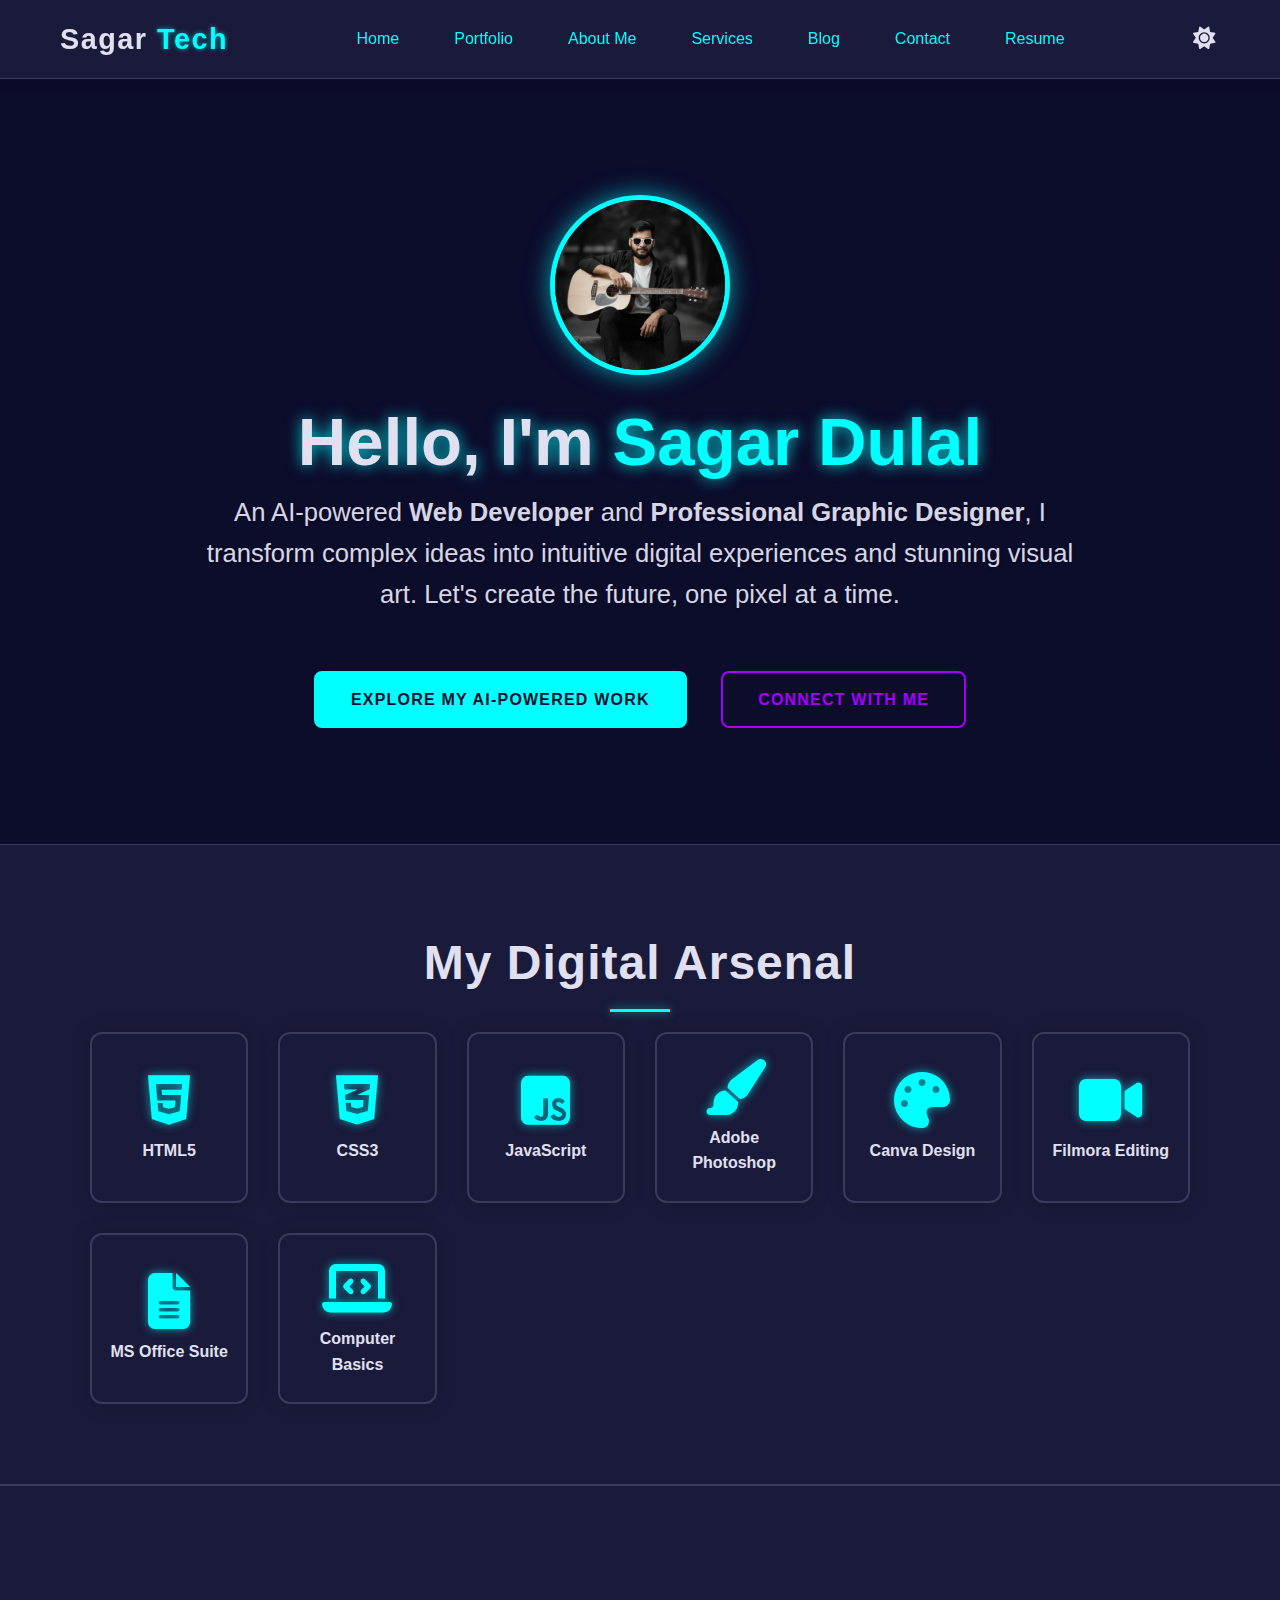
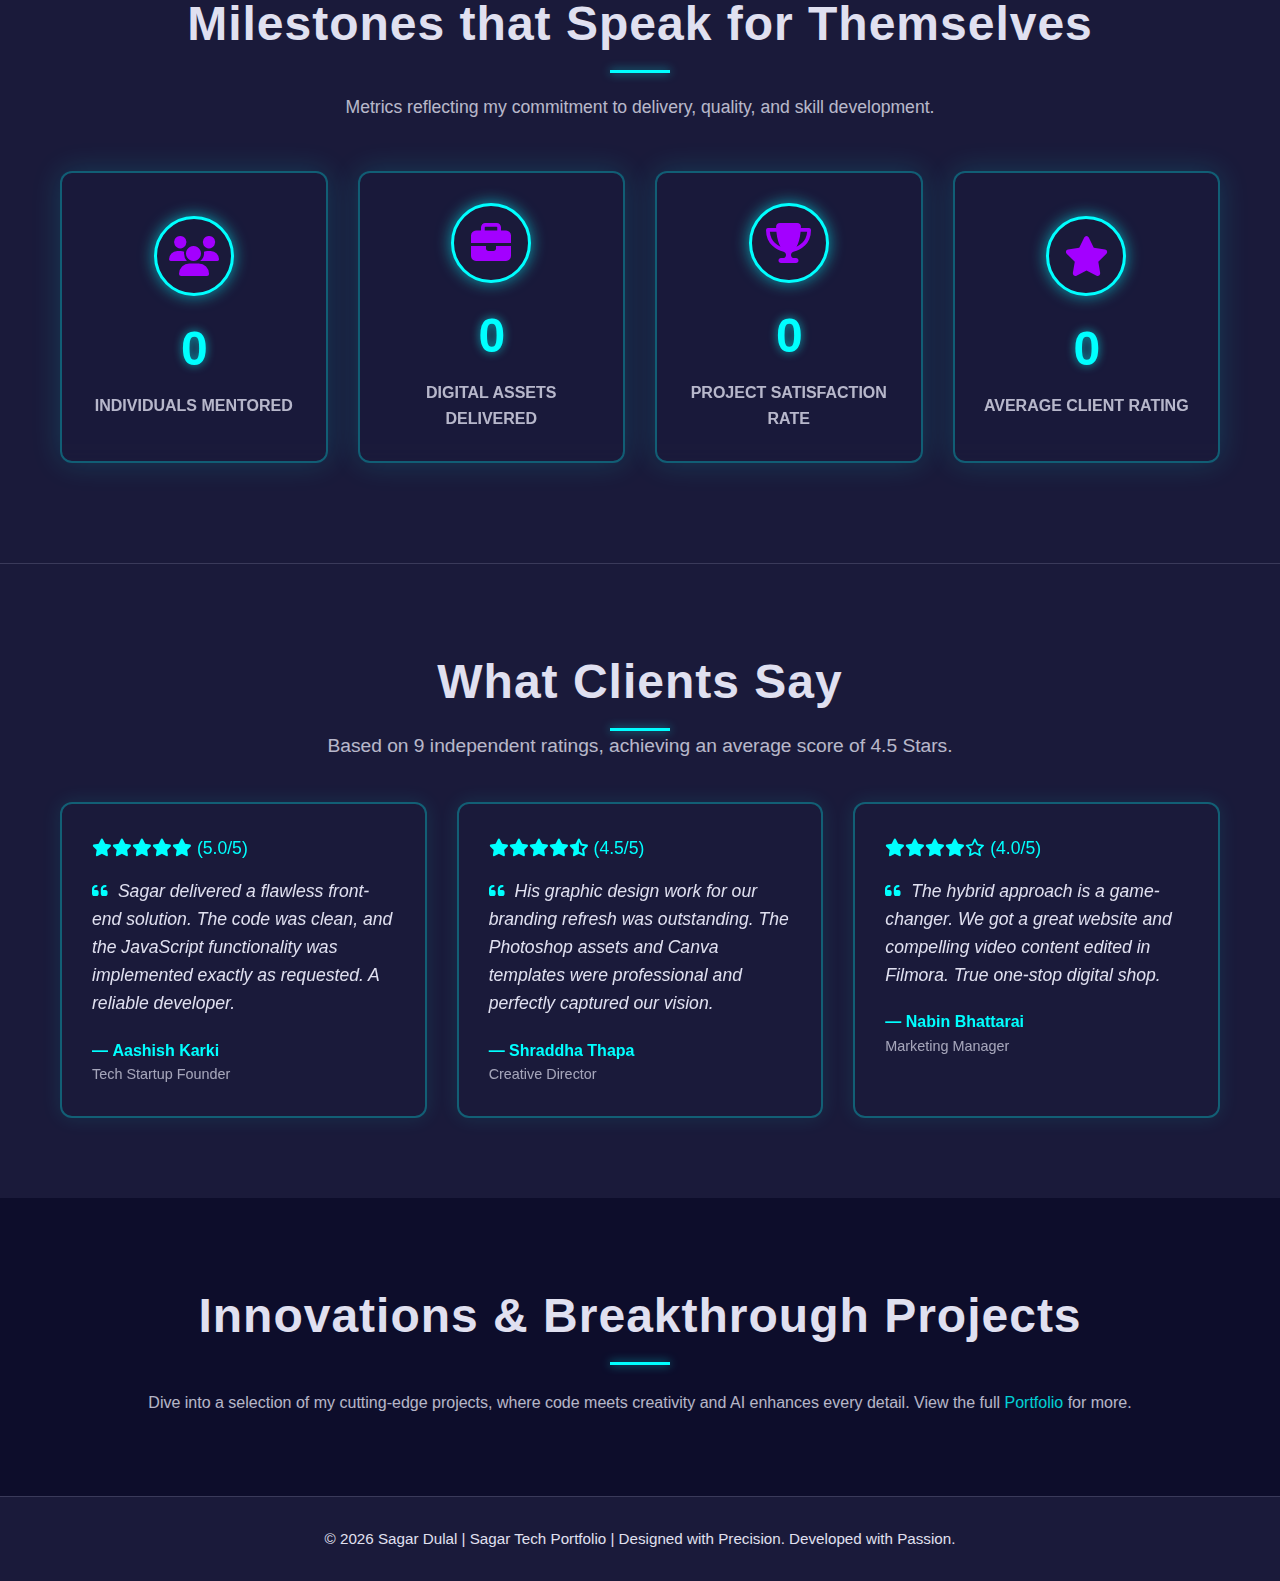
<file: index.html>
<!DOCTYPE html>
<html lang="en">

<head>
    <meta charset="UTF-8">
    <meta name="viewport" content="width=device-width, initial-scale=1.0">
    <title>Sagar Dulal - AI-Powered Digital Creator</title>
    <link rel="stylesheet" href="https://cdnjs.cloudflare.com/ajax/libs/font-awesome/6.5.2/css/all.min.css">
    <link rel="stylesheet" href="style.css">
</head>

<body class="dark-mode">
    <header>
        <nav>
            <div class="logo">Sagar <span>Tech</span></div>
            <ul class="nav-links">
                <li><a href="index.html">Home</a></li>
                <li><a href="portfolio.html">Portfolio</a></li>
                <li><a href="about.html">About Me</a></li>
                <li><a href="services.html">Services</a></li>
                <li><a href="blog.html">Blog</a></li>
                <li><a href="contact.html">Contact</a></li>
                <li><a href="resume.html">Resume</a></li>
            </ul>
            <button id="theme-toggle" aria-label="Toggle dark and light theme">
                <i class="fas fa-sun"></i> </button>
        </nav>
    </header>

    <main>
        <section class="hero">
            <div class="hero-content">
                <div class="hero-image-container">
                    <img src="images/sagar.png" alt="Sagar Dulal - Profile Image">
                </div>
                <h1>Hello, I'm <span>Sagar Dulal</span></h1>
                <p>An AI-powered <strong>Web Developer</strong> and <strong>Professional Graphic Designer</strong>, I
                    transform complex ideas into intuitive digital experiences and stunning visual art. Let's create the
                    future, one pixel at a time.</p>
                <div class="cta-buttons">
                    <a href="portfolio.html" class="primary-cta">Explore My AI-Powered Work</a>
                    <a href="contact.html" class="secondary-cta">Connect With Me</a>
                </div>
            </div>
        </section>

        <section class="skills-section">
            <div class="container" style="text-align: center;">
                <h2 class="section-heading">My Digital Arsenal</h2>
                <div class="skills-grid">
                    <div class="skill-badge">
                        <i class="fab fa-html5"></i>
                        <span>HTML5</span>
                    </div>
                    <div class="skill-badge">
                        <i class="fab fa-css3-alt"></i>
                        <span>CSS3</span>
                    </div>
                    <div class="skill-badge">
                        <i class="fab fa-js-square"></i>
                        <span>JavaScript</span>
                    </div>
                    <div class="skill-badge">
                        <i class="fas fa-paint-brush"></i>
                        <span>Adobe Photoshop</span>
                    </div>
                    <div class="skill-badge">
                        <i class="fas fa-palette"></i>
                        <span>Canva Design</span>
                    </div>
                    <div class="skill-badge">
                        <i class="fas fa-video"></i>
                        <span>Filmora Editing</span>
                    </div>
                    <div class="skill-badge">
                        <i class="fas fa-file-alt"></i>
                        <span>MS Office Suite</span>
                    </div>
                    <div class="skill-badge">
                        <i class="fas fa-laptop-code"></i>
                        <span>Computer Basics</span>
                    </div>
                </div>
            </div>
        </section>

        <section class="milestones-section">
            <div class="container">
                <h2 class="section-heading" style="color: var(--text-color);">Milestones that <span>Speak for
                        Themselves</span></h2>
                <p style="font-size: 1.1rem; opacity: 0.8; margin-bottom: 40px;">Metrics reflecting my commitment to
                    delivery, quality, and skill development.</p>

                <div class="milestones-grid">

                    <div class="milestone-card">
                        <div class="milestone-icon-wrapper"><i class="fas fa-users"></i></div>
                        <div class="milestone-number" data-target="1000" data-suffix="+">0</div>
                        <div class="milestone-text">Individuals Mentored</div>
                    </div>

                    <div class="milestone-card">
                        <div class="milestone-icon-wrapper"><i class="fas fa-briefcase"></i></div>
                        <div class="milestone-number" data-target="200" data-suffix="+">0</div>
                        <div class="milestone-text">Digital Assets Delivered</div>
                    </div>

                    <div class="milestone-card">
                        <div class="milestone-icon-wrapper"><i class="fas fa-trophy"></i></div>
                        <div class="milestone-number" data-target="92" data-suffix="%">0</div>
                        <div class="milestone-text">Project Satisfaction Rate</div>
                    </div>

                    <div class="milestone-card">
                        <div class="milestone-icon-wrapper"><i class="fas fa-star"></i></div>
                        <div class="milestone-number" data-target="4.8" data-decimal="1">0</div>
                        <div class="milestone-text">Average Client Rating</div>
                    </div>

                </div>
            </div>
        </section>
        <section class="testimonials-section">
            <div class="container">
                <h2 class="section-heading">What Clients Say</h2>
                <p style="font-size: 1.2rem; margin-top: -20px; margin-bottom: 40px; opacity: 0.8;">
                    Based on 9 independent ratings, achieving an average score of 4.5 Stars.
                </p>

                <div class="testimonial-grid">

                    <div class="testimonial-card">
                        <div class="star-rating">
                            <i class="fas fa-star"></i><i class="fas fa-star"></i><i class="fas fa-star"></i><i
                                class="fas fa-star"></i><i class="fas fa-star"></i> (5.0/5)
                        </div>
                        <p class="quote-text"><i class="fas fa-quote-left"></i> Sagar delivered a flawless front-end
                            solution. The code was clean, and the JavaScript functionality was implemented exactly as
                            requested. A reliable developer.</p>
                        <p class="client-name">— <strong>Aashish Karki</strong></p>
                        <p class="client-title">Tech Startup Founder</p>
                    </div>

                    <div class="testimonial-card">
                        <div class="star-rating">
                            <i class="fas fa-star"></i><i class="fas fa-star"></i><i class="fas fa-star"></i><i
                                class="fas fa-star"></i><i class="fas fa-star-half-alt"></i> (4.5/5)
                        </div>
                        <p class="quote-text"><i class="fas fa-quote-left"></i> His graphic design work for our branding
                            refresh was outstanding. The Photoshop assets and Canva templates were professional and
                            perfectly captured our vision.</p>
                        <p class="client-name">— <strong>Shraddha Thapa</strong></p>
                        <p class="client-title">Creative Director</p>
                    </div>

                    <div class="testimonial-card">
                        <div class="star-rating">
                            <i class="fas fa-star"></i><i class="fas fa-star"></i><i class="fas fa-star"></i><i
                                class="fas fa-star"></i><i class="far fa-star"></i> (4.0/5)
                        </div>
                        <p class="quote-text"><i class="fas fa-quote-left"></i> The hybrid approach is a game-changer.
                            We got a great website and compelling video content edited in Filmora. True one-stop digital
                            shop.</p>
                        <p class="client-name">— <strong>Nabin Bhattarai</strong></p>
                        <p class="client-title">Marketing Manager</p>
                    </div>

                </div>
            </div>
        </section>
        <section class="featured-section">
            <div class="container" style="text-align: center;">
                <h2 class="section-heading">Innovations & Breakthrough Projects</h2>
                <p style="margin-top: 25px; opacity: 0.8;">Dive into a selection of my cutting-edge projects, where code
                    meets creativity and AI enhances every detail. View the full <a href="portfolio.html">Portfolio</a>
                    for more.</p>
            </div>
        </section>
    </main>

    <footer>
        &copy; <span id="current-year"></span> Sagar Dulal | Sagar Tech Portfolio | Designed with Precision. Developed
        with Passion.
    </footer>

    <script>
        document.addEventListener('DOMContentLoaded', () => {
            const toggleButton = document.getElementById('theme-toggle');
            const body = document.body;
            const currentYearSpan = document.getElementById('current-year');

            currentYearSpan.textContent = new Date().getFullYear();

            // Theme persistence logic
            const savedTheme = localStorage.getItem('theme') || 'dark-mode';
            body.className = savedTheme;
            updateToggleIcon(savedTheme);

            toggleButton.addEventListener('click', () => {
                const newTheme = body.classList.contains('light-mode') ? 'dark-mode' : 'light-mode';
                body.className = newTheme;
                localStorage.setItem('theme', newTheme);
                updateToggleIcon(newTheme);
            });

            function updateToggleIcon(theme) {
                const icon = toggleButton.querySelector('i');
                icon.className = (theme === 'dark-mode') ? 'fas fa-sun' : 'fas fa-moon';
            }

            // --- NEW SCROLL-TRIGGERED COUNTER ANIMATION ---
            const counterObserver = new IntersectionObserver((entries, observer) => {
                entries.forEach(entry => {
                    if (entry.isIntersecting) {
                        const counters = entry.target.querySelectorAll('.milestone-number');
                        counters.forEach(counter => animateCounter(counter));
                        observer.unobserve(entry.target); // Stop observing after animation
                    }
                });
            }, { threshold: 0.5 }); // Trigger when 50% of the section is visible

            const milestoneSection = document.querySelector('.milestones-section');
            if (milestoneSection) {
                counterObserver.observe(milestoneSection);
            }

            function animateCounter(element) {
                const target = parseFloat(element.getAttribute('data-target'));
                const suffix = element.getAttribute('data-suffix') || '';
                const duration = 2000; // 2 seconds
                let start = 0;
                let startTime = null;

                const decimal = element.getAttribute('data-decimal');
                const isDecimal = decimal === '1';

                const step = (timestamp) => {
                    if (!startTime) startTime = timestamp;
                    const progress = timestamp - startTime;
                    const percentage = Math.min(progress / duration, 1);

                    let currentValue;
                    if (isDecimal) {
                        currentValue = (target * percentage).toFixed(1);
                    } else {
                        currentValue = Math.floor(target * percentage);
                    }

                    // Handle edge case for 4.8 to display correctly at the end
                    if (percentage === 1 && isDecimal) {
                        element.textContent = target + suffix;
                    } else {
                        element.textContent = currentValue + suffix;
                    }


                    if (progress < duration) {
                        window.requestAnimationFrame(step);
                    }
                };

                window.requestAnimationFrame(step);
            }
            // --- END COUNTER ANIMATION ---
        });
    </script>
</body>

</html>
</file>
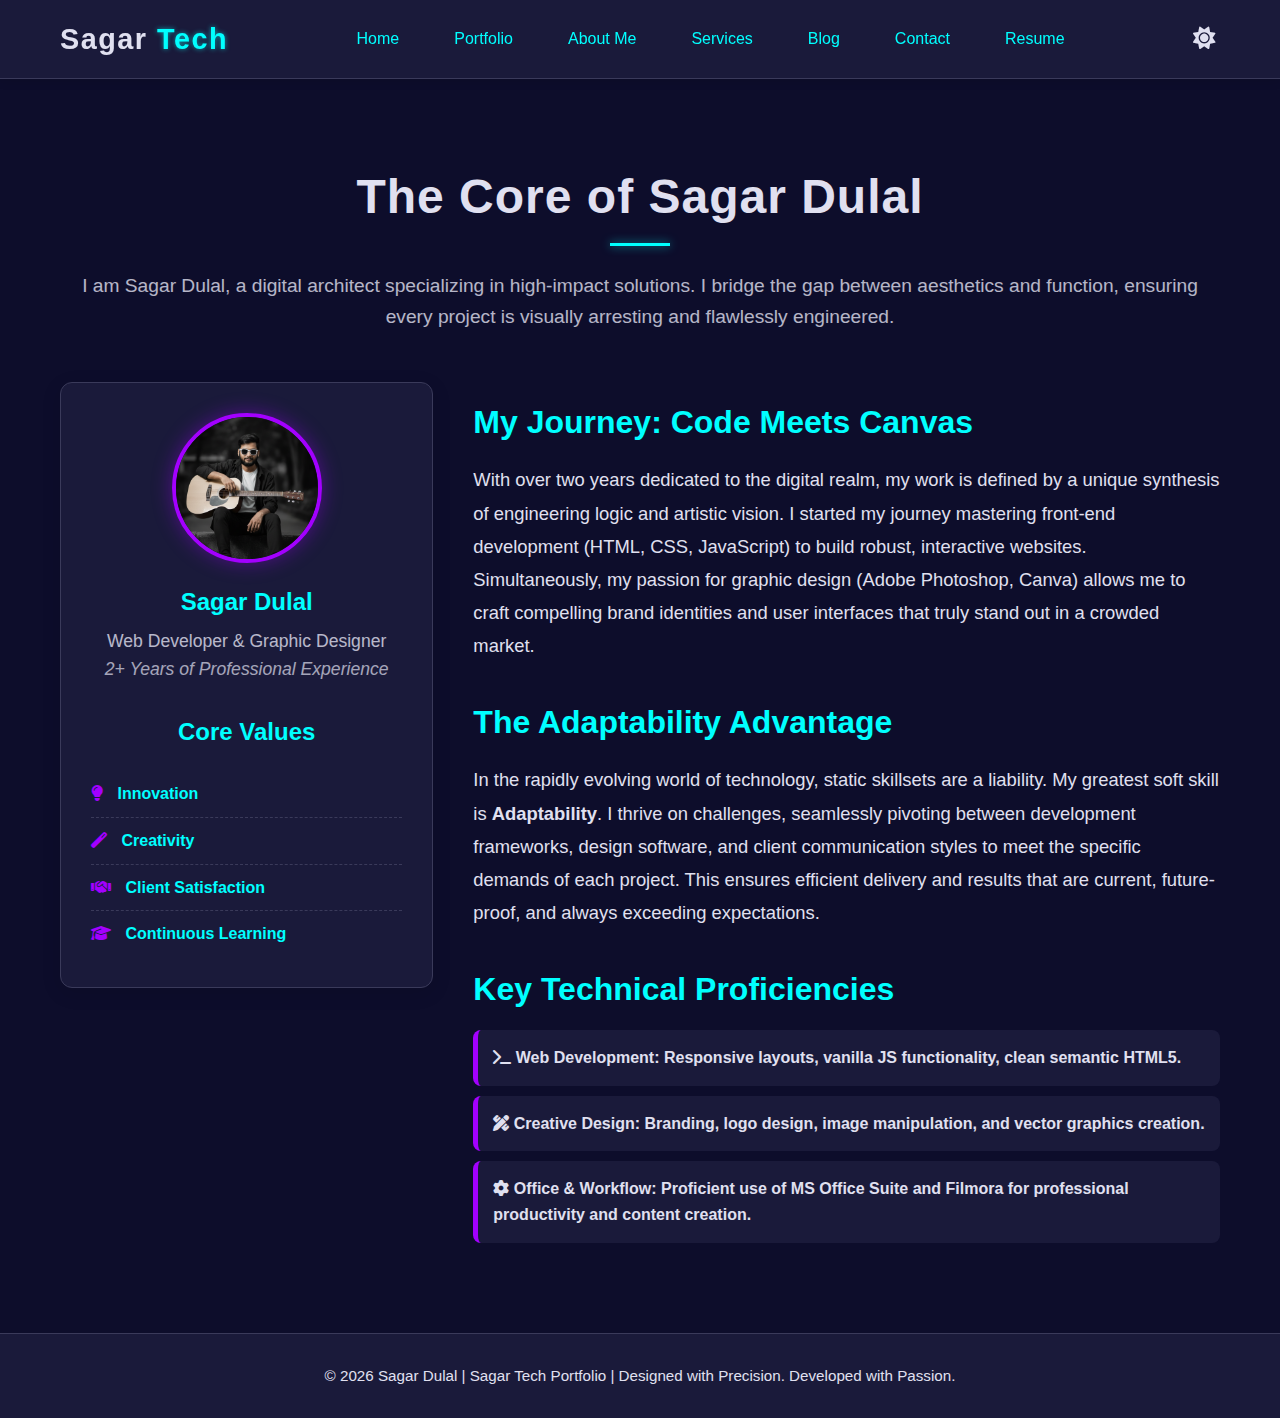
<file: about.html>
<!DOCTYPE html>
<html lang="en">

<head>
  <meta charset="UTF-8">
  <meta name="viewport" content="width=device-width, initial-scale=1.0">
  <title>About Sagar Dulal - Digital Architect</title>
  <link rel="stylesheet" href="https://cdnjs.cloudflare.com/ajax/libs/font-awesome/6.5.2/css/all.min.css">
  <link rel="stylesheet" href="style.css">
  <style>
    /* Contact Page Specific Styling for consistency */
    .about-grid {
      display: grid;
      grid-template-columns: 1fr 2fr;
      /* 1/3 for sidebar/profile, 2/3 for content */
      gap: 40px;
      align-items: start;
      text-align: left;
    }

    .profile-summary {
      background-color: var(--card-bg);
      padding: 30px;
      border-radius: 12px;
      border: 1px solid var(--border-color);
      box-shadow: 0 5px 20px rgba(0, 0, 0, 0.1);
      text-align: center;
    }

    .profile-summary h3 {
      color: var(--primary-color);
      margin-top: 15px;
      margin-bottom: 5px;
      font-size: 1.5rem;
    }

    .profile-summary p {
      font-size: 1.1rem;
      opacity: 0.8;
    }

    .profile-photo-about {
      width: 150px;
      height: 150px;
      border-radius: 50%;
      margin: 0 auto 20px;
      border: 4px solid var(--accent-color);
      overflow: hidden;
      box-shadow: 0 0 20px rgba(163, 0, 255, 0.4);
    }

    .profile-photo-about img {
      width: 100%;
      height: 100%;
      object-fit: cover;
    }

    .values-list {
      list-style: none;
      margin-top: 20px;
      padding: 0;
      text-align: left;
    }

    .values-list li {
      padding: 10px 0;
      border-bottom: 1px dashed var(--border-color);
      font-weight: 600;
      color: var(--primary-color);
    }

    .values-list li:last-child {
      border-bottom: none;
    }

    .values-list i {
      margin-right: 10px;
      color: var(--accent-color);
    }

    .bio-content h3 {
      font-size: 2rem;
      color: var(--primary-color);
      margin-bottom: 15px;
      padding-top: 15px;
    }

    .bio-content p {
      margin-bottom: 20px;
      font-size: 1.15rem;
      line-height: 1.8;
    }

    .bio-content ul {
      list-style-type: none;
      padding-left: 0;
    }

    .bio-content ul li {
      background: var(--secondary-bg);
      padding: 15px;
      border-radius: 8px;
      margin-bottom: 10px;
      border-left: 5px solid var(--accent-color);
      font-weight: bold;
    }

    @media (max-width: 992px) {
      .about-grid {
        grid-template-columns: 1fr;
      }

      .profile-summary {
        order: -1;
      }
    }
  </style>
</head>

<body class="dark-mode">
  <header>
    <nav>
      <div class="logo">Sagar <span>Tech</span></div>
      <ul class="nav-links">
        <li><a href="index.html">Home</a></li>
        <li><a href="portfolio.html">Portfolio</a></li>
        <li><a href="about.html">About Me</a></li>
        <li><a href="services.html">Services</a></li>
        <li><a href="blog.html">Blog</a></li>
        <li><a href="contact.html">Contact</a></li>
        <li><a href="resume.html">Resume</a></li>
      </ul>
      <button id="theme-toggle" aria-label="Toggle dark and light theme">
        <i class="fas fa-sun"></i> </button>
    </nav>
  </header>

  <main>
    <section class="about-section">
      <div class="container" style="text-align: center; margin-bottom: 50px;">
        <h2 class="section-heading">The Core of Sagar Dulal</h2>
        <p style="font-size: 1.2rem; margin-top: 25px; opacity: 0.8;">
          I am Sagar Dulal, a digital architect specializing in high-impact solutions. I bridge the gap between
          aesthetics and function, ensuring every project is visually arresting and flawlessly engineered.
        </p>
      </div>

      <div class="container">
        <div class="about-grid">

          <div class="profile-summary">
            <div class="profile-photo-about">
              <img src="images/sagar.png" alt="Sagar Dulal - Profile Image">
            </div>
            <h3>Sagar Dulal</h3>
            <p>Web Developer & Graphic Designer</p>
            <p style="font-style: italic; opacity: 0.7;">2+ Years of Professional Experience</p>

            <h3 style="margin-top: 30px;">Core Values</h3>
            <ul class="values-list">
              <li><i class="fas fa-lightbulb"></i> Innovation</li>
              <li><i class="fas fa-magic"></i> Creativity</li>
              <li><i class="fas fa-handshake"></i> Client Satisfaction</li>
              <li><i class="fas fa-graduation-cap"></i> Continuous Learning</li>
            </ul>
          </div>

          <div class="bio-content">
            <h3>My Journey: Code Meets Canvas</h3>
            <p>
              With over two years dedicated to the digital realm, my work is defined by a unique synthesis of
              engineering logic and artistic vision. I started my journey mastering front-end development (HTML, CSS,
              JavaScript) to build robust, interactive websites. Simultaneously, my passion for graphic design (Adobe
              Photoshop, Canva) allows me to craft compelling brand identities and user interfaces that truly stand out
              in a crowded market.
            </p>

            <h3>The Adaptability Advantage</h3>
            <p>
              In the rapidly evolving world of technology, static skillsets are a liability. My greatest soft skill is
              <strong>Adaptability</strong>. I thrive on challenges, seamlessly pivoting between development frameworks,
              design software, and client communication styles to meet the specific demands of each project. This
              ensures efficient delivery and results that are current, future-proof, and always exceeding expectations.
            </p>

            <h3>Key Technical Proficiencies</h3>
            <ul>
              <li><i class="fas fa-terminal"></i> <strong>Web Development:</strong> Responsive layouts, vanilla JS
                functionality, clean semantic HTML5.</li>
              <li><i class="fas fa-pencil-ruler"></i> <strong>Creative Design:</strong> Branding, logo design, image
                manipulation, and vector graphics creation.</li>
              <li><i class="fas fa-cog"></i> <strong>Office & Workflow:</strong> Proficient use of MS Office Suite and
                Filmora for professional productivity and content creation.</li>
            </ul>
          </div>
        </div>
      </div>
    </section>
  </main>

  <footer>
    &copy; <span id="current-year"></span> Sagar Dulal | Sagar Tech Portfolio | Designed with Precision. Developed with
    Passion.
  </footer>

  <script>
    // Re-use the theme toggle script from index.html
    document.addEventListener('DOMContentLoaded', () => {
      const toggleButton = document.getElementById('theme-toggle');
      const body = document.body;
      const currentYearSpan = document.getElementById('current-year');

      currentYearSpan.textContent = new Date().getFullYear();

      // Theme persistence logic
      const savedTheme = localStorage.getItem('theme') || 'dark-mode';
      body.className = savedTheme;
      updateToggleIcon(savedTheme);

      toggleButton.addEventListener('click', () => {
        const newTheme = body.classList.contains('light-mode') ? 'dark-mode' : 'light-mode';
        body.className = newTheme;
        localStorage.setItem('theme', newTheme);
        updateToggleIcon(newTheme);
      });

      function updateToggleIcon(theme) {
        const icon = toggleButton.querySelector('i');
        if (theme === 'dark-mode') {
          icon.className = 'fas fa-sun';
        } else {
          icon.className = 'fas fa-moon';
        }
      }
    });
  </script>
</body>

</html>
</file>
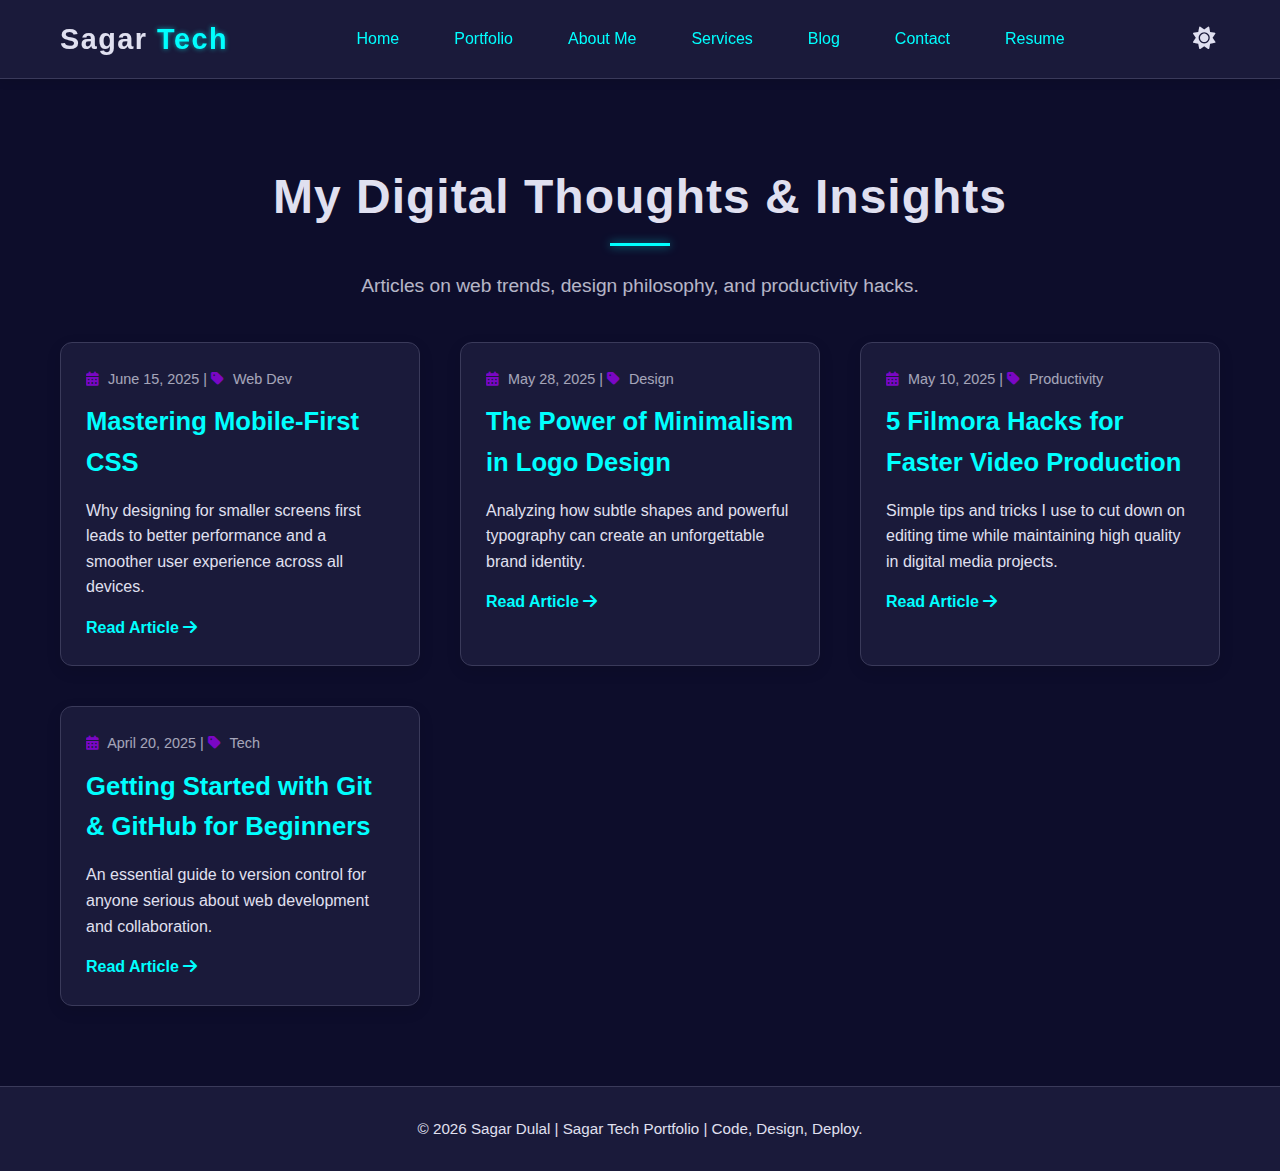
<file: blog.html>
<!DOCTYPE html>
<html lang="en">

<head>
  <meta charset="UTF-8">
  <meta name="viewport" content="width=device-width, initial-scale=1.0">
  <title>Sagar Dulal - Digital Blog</title>
  <link rel="stylesheet" href="https://cdnjs.cloudflare.com/ajax/libs/font-awesome/6.5.2/css/all.min.css">
  <link rel="stylesheet" href="style.css">
  <style>
    /* Blog Page Specific Styling */
    .blog-grid {
      display: grid;
      grid-template-columns: repeat(auto-fit, minmax(300px, 1fr));
      gap: 40px;
      margin-top: 40px;
    }

    .blog-post {
      background-color: var(--secondary-bg);
      padding: 25px;
      border-radius: 12px;
      border: 1px solid var(--border-color);
      box-shadow: 0 5px 15px rgba(0, 0, 0, 0.1);
      transition: transform 0.3s;
      text-align: left;
    }

    .blog-post:hover {
      transform: translateY(-5px);
      border-color: var(--primary-color);
    }

    .post-meta {
      font-size: 0.9rem;
      opacity: 0.7;
      margin-bottom: 10px;
    }

    .post-meta i {
      margin-right: 5px;
      color: var(--accent-color);
    }

    .blog-post h3 {
      font-size: 1.6rem;
      color: var(--primary-color);
      margin-bottom: 15px;
    }

    .read-more {
      display: inline-block;
      margin-top: 15px;
      font-weight: 700;
      color: var(--primary-color);
    }

    .read-more:hover {
      color: var(--accent-color);
    }

    /* Responsive Layout */
    @media (max-width: 768px) {
      .blog-grid {
        grid-template-columns: 1fr;
      }
    }
  </style>
</head>

<body class="dark-mode">
  <header>
    <nav>
      <div class="logo">Sagar <span>Tech</span></div>
      <ul class="nav-links">
        <li><a href="index.html">Home</a></li>
        <li><a href="portfolio.html">Portfolio</a></li>
        <li><a href="about.html">About Me</a></li>
        <li><a href="services.html">Services</a></li>
        <li><a href="blog.html">Blog</a></li>
        <li><a href="contact.html">Contact</a></li>
        <li><a href="resume.html">Resume</a></li>
      </ul>
      <button id="theme-toggle" aria-label="Toggle dark and light theme">
        <i class="fas fa-sun"></i> </button>
    </nav>
  </header>

  <main>
    <section class="blog-section">
      <div class="container" style="text-align: center;">
        <h2 class="section-heading">My Digital Thoughts & Insights</h2>
        <p style="font-size: 1.2rem; margin-top: 25px; opacity: 0.8;">
          Articles on web trends, design philosophy, and productivity hacks.
        </p>

        <div class="blog-grid">

          <div class="blog-post">
            <div class="post-meta">
              <i class="fas fa-calendar-alt"></i> June 15, 2025 | <i class="fas fa-tag"></i> Web Dev
            </div>
            <h3>Mastering Mobile-First CSS</h3>
            <p>Why designing for smaller screens first leads to better performance and a smoother user experience across
              all devices.</p>
            <a href="#" class="read-more">Read Article <i class="fas fa-arrow-right"></i></a>
          </div>

          <div class="blog-post">
            <div class="post-meta">
              <i class="fas fa-calendar-alt"></i> May 28, 2025 | <i class="fas fa-tag"></i> Design
            </div>
            <h3>The Power of Minimalism in Logo Design</h3>
            <p>Analyzing how subtle shapes and powerful typography can create an unforgettable brand identity.</p>
            <a href="#" class="read-more">Read Article <i class="fas fa-arrow-right"></i></a>
          </div>

          <div class="blog-post">
            <div class="post-meta">
              <i class="fas fa-calendar-alt"></i> May 10, 2025 | <i class="fas fa-tag"></i> Productivity
            </div>
            <h3>5 Filmora Hacks for Faster Video Production</h3>
            <p>Simple tips and tricks I use to cut down on editing time while maintaining high quality in digital media
              projects.</p>
            <a href="#" class="read-more">Read Article <i class="fas fa-arrow-right"></i></a>
          </div>

          <div class="blog-post">
            <div class="post-meta">
              <i class="fas fa-calendar-alt"></i> April 20, 2025 | <i class="fas fa-tag"></i> Tech
            </div>
            <h3>Getting Started with Git & GitHub for Beginners</h3>
            <p>An essential guide to version control for anyone serious about web development and collaboration.</p>
            <a href="#" class="read-more">Read Article <i class="fas fa-arrow-right"></i></a>
          </div>

        </div>
      </div>
    </section>
  </main>

  <footer>
    &copy; <span id="current-year"></span> Sagar Dulal | Sagar Tech Portfolio | Code, Design, Deploy.
  </footer>

  <script>
    document.addEventListener('DOMContentLoaded', () => {
      const toggleButton = document.getElementById('theme-toggle');
      const body = document.body;
      const currentYearSpan = document.getElementById('current-year');

      currentYearSpan.textContent = new Date().getFullYear();

      const savedTheme = localStorage.getItem('theme') || 'dark-mode';
      body.className = savedTheme;
      updateToggleIcon(savedTheme);

      toggleButton.addEventListener('click', () => {
        const newTheme = body.classList.contains('light-mode') ? 'dark-mode' : 'light-mode';
        body.className = newTheme;
        localStorage.setItem('theme', newTheme);
        updateToggleIcon(newTheme);
      });

      function updateToggleIcon(theme) {
        const icon = toggleButton.querySelector('i');
        icon.className = (theme === 'dark-mode') ? 'fas fa-sun' : 'fas fa-moon';
      }
    });
  </script>
</body>

</html>
</file>
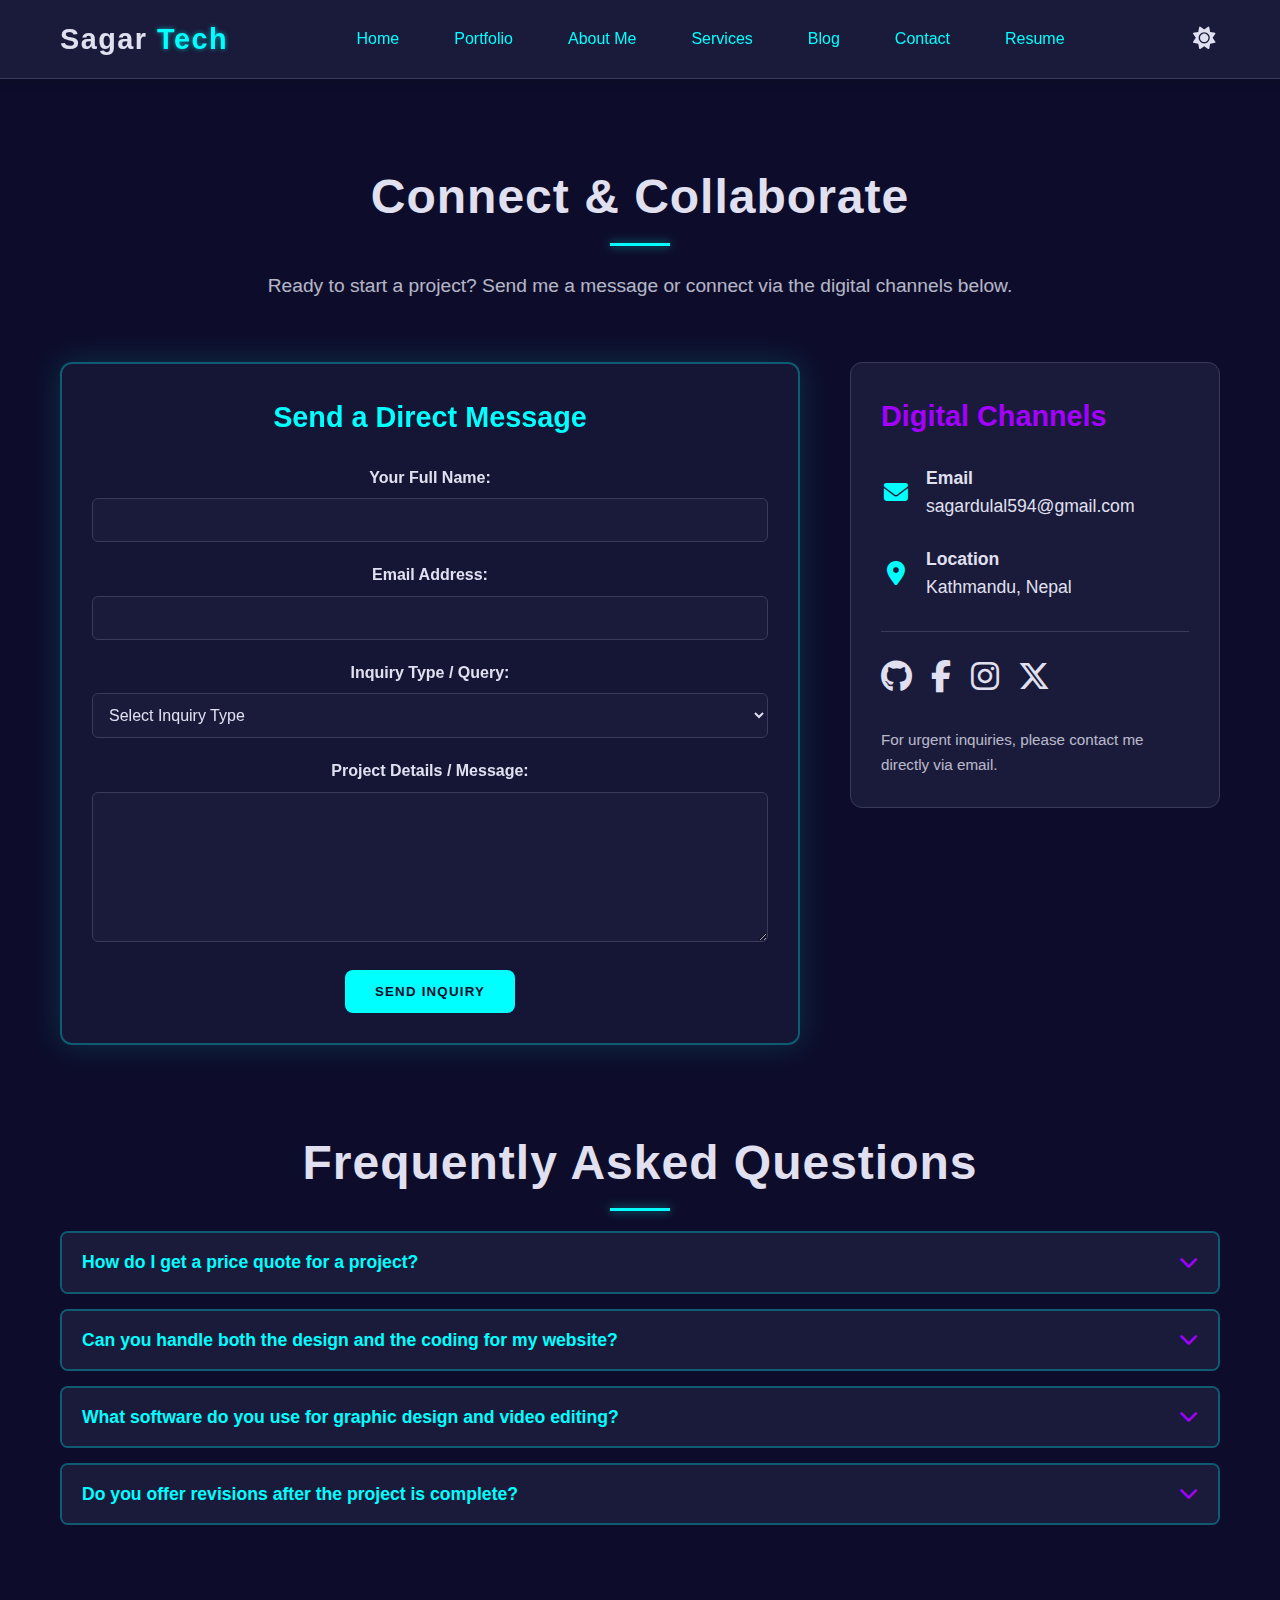
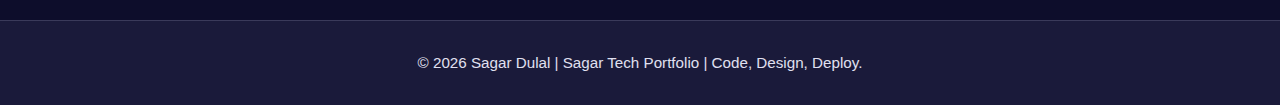
<file: contact.html>
<!DOCTYPE html>
<html lang="en">

<head>
    <meta charset="UTF-8">
    <meta name="viewport" content="width=device-width, initial-scale=1.0">
    <title>Contact Sagar Dulal - Digital Services</title>
    <link rel="stylesheet" href="https://cdnjs.cloudflare.com/ajax/libs/font-awesome/6.5.2/css/all.min.css">
    <link rel="stylesheet" href="style.css">
    <style>
        /* Contact Page Specific Styling */
        .contact-content {
            display: grid;
            grid-template-columns: 2fr 1fr;
            /* Form on left, Info on right */
            gap: 50px;
            align-items: flex-start;
        }

        .contact-form-container {
            background-color: var(--card-bg);
            padding: 30px;
            border-radius: 12px;
            border: 1px solid var(--border-color);
            box-shadow: 0 5px 20px rgba(0, 0, 0, 0.1);

            /* Dark Mode Glass Effect */
            body.dark-mode & {
                background-color: rgba(26, 26, 58, 0.7);
                border: 2px solid rgba(0, 255, 255, 0.3);
                backdrop-filter: blur(8px);
                -webkit-backdrop-filter: blur(8px);
                box-shadow: 0 0 30px rgba(0, 255, 255, 0.15);
            }
        }

        .contact-form-container h3 {
            font-size: 1.8rem;
            color: var(--primary-color);
            margin-bottom: 25px;
        }

        .form-group {
            margin-bottom: 20px;
        }

        .form-group label {
            display: block;
            margin-bottom: 8px;
            font-weight: 600;
            color: var(--text-color);
        }

        .form-group input,
        .form-group textarea,
        .form-group select {
            /* Added select for styling consistency */
            width: 100%;
            padding: 12px;
            border: 1px solid var(--border-color);
            border-radius: 6px;
            background-color: var(--secondary-bg);
            color: var(--text-color);
            font-size: 1rem;
            transition: border-color 0.3s, box-shadow 0.3s;
        }

        .form-group input:focus,
        .form-group textarea:focus,
        .form-group select:focus {
            border-color: var(--primary-color);
            outline: none;
            box-shadow: 0 0 8px var(--glow-color);
        }

        .form-group textarea {
            resize: vertical;
            min-height: 150px;
        }

        .submit-btn {
            display: inline-block;
            padding: 14px 30px;
            border: none;
            border-radius: 8px;
            font-weight: 700;
            text-transform: uppercase;
            letter-spacing: 1.2px;
            background-color: var(--primary-color);
            color: var(--background-color);
            cursor: pointer;
            transition: background-color 0.3s, transform 0.2s, box-shadow 0.3s;
        }

        .submit-btn:hover {
            transform: translateY(-3px);
            box-shadow: 0 8px 30px var(--glow-color);
            background-color: var(--accent-color);
        }

        /* Contact Info Sidebar */
        .contact-info-sidebar {
            background-color: var(--secondary-bg);
            padding: 30px;
            border-radius: 12px;
            border: 1px solid var(--border-color);
            text-align: left;
        }

        .contact-info-sidebar h3 {
            font-size: 1.8rem;
            margin-bottom: 25px;
            color: var(--accent-color);
        }

        .info-item {
            display: flex;
            align-items: center;
            margin-bottom: 25px;
            font-size: 1.1rem;
        }

        .info-item i {
            font-size: 1.5rem;
            color: var(--primary-color);
            margin-right: 15px;
            width: 30px;
            /* fixed width for alignment */
            text-align: center;
        }

        .info-item a {
            color: var(--text-color);
            transition: color 0.3s;
        }

        .info-item a:hover {
            color: var(--primary-color);
        }

        .social-links {
            margin-top: 30px;
            padding-top: 20px;
            border-top: 1px solid var(--border-color);
        }

        .social-links a {
            font-size: 2rem;
            margin-right: 15px;
            color: var(--text-color);
            transition: color 0.3s;
        }

        .social-links a:hover {
            color: var(--primary-color);
        }

        /* FAQ Section Styling */
        .faq-container {
            margin-top: 80px;
            text-align: left;
        }

        .faq-item {
            margin-bottom: 15px;
            border: 1px solid var(--border-color);
            border-radius: 8px;
            overflow: hidden;
            background-color: var(--card-bg);
        }

        /* Dark Mode Glass Effect for FAQ */
        body.dark-mode .faq-item {
            background-color: rgba(26, 26, 58, 0.7);
            border: 2px solid rgba(0, 255, 255, 0.3);
        }

        .faq-question {
            background-color: var(--secondary-bg);
            padding: 15px 20px;
            display: flex;
            justify-content: space-between;
            align-items: center;
            font-weight: 700;
            cursor: pointer;
            font-size: 1.1rem;
            color: var(--primary-color);
            transition: background-color 0.3s;
        }

        .faq-question:hover {
            background-color: var(--border-color);
        }

        .faq-answer {
            padding: 0 20px;
            max-height: 0;
            overflow: hidden;
            transition: max-height 0.4s ease-out, padding 0.4s ease-out;
            background-color: var(--card-bg);
            /* Use card background for inner text */
        }

        .faq-answer p {
            padding: 15px 0;
            margin: 0;
            font-size: 1rem;
            line-height: 1.6;
        }

        .faq-item.active .faq-answer {
            max-height: 500px;
            /* Large enough value to cover content */
            padding: 15px 20px;
        }

        .faq-icon {
            font-size: 1.2rem;
            color: var(--accent-color);
            transition: transform 0.3s;
        }

        .faq-item.active .faq-icon {
            transform: rotate(180deg);
        }

        /* Responsiveness for Contact Page */
        @media (max-width: 992px) {
            .contact-content {
                grid-template-columns: 1fr;
            }

            .contact-info-sidebar {
                order: -1;
                /* Move info block to the top on mobile */
            }
        }
    </style>
</head>

<body class="dark-mode">
    <header>
        <nav>
            <div class="logo">Sagar <span>Tech</span></div>
            <ul class="nav-links">
                <li><a href="index.html">Home</a></li>
                <li><a href="portfolio.html">Portfolio</a></li>
                <li><a href="about.html">About Me</a></li>
                <li><a href="services.html">Services</a></li>
                <li><a href="blog.html">Blog</a></li>
                <li><a href="contact.html">Contact</a></li>
                <li><a href="resume.html">Resume</a></li>
            </ul>
            <button id="theme-toggle" aria-label="Toggle dark and light theme">
                <i class="fas fa-sun"></i> </button>
        </nav>
    </header>

    <main>
        <section class="contact-section" style="text-align: center;">
            <div class="container">
                <h2 class="section-heading">Connect & Collaborate</h2>
                <p style="font-size: 1.2rem; margin-top: 25px; opacity: 0.8;">
                    Ready to start a project? Send me a message or connect via the digital channels below.
                </p>

                <div class="contact-content" style="margin-top: 60px;">

                    <div class="contact-form-container">
                        <h3>Send a Direct Message</h3>
                        <form action="#" method="POST">
                            <div class="form-group">
                                <label for="name">Your Full Name:</label>
                                <input type="text" id="name" name="name" required>
                            </div>
                            <div class="form-group">
                                <label for="email">Email Address:</label>
                                <input type="email" id="email" name="email" required>
                            </div>

                            <div class="form-group">
                                <label for="inquiry-type">Inquiry Type / Query:</label>
                                <select id="inquiry-type" name="inquiry-type" required>
                                    <option value="" disabled selected>Select Inquiry Type</option>
                                    <option value="web_dev">Web Development Project (HTML/CSS/JS)</option>
                                    <option value="graphic_design">Graphic Design / Branding (Photoshop/Canva)</option>
                                    <option value="video_media">Video Editing / Digital Media (Filmora)</option>
                                    <option value="ms_office">MS Office Template / Consulting</option>
                                    <option value="general_question">General Question / Partnership</option>
                                </select>
                            </div>
                            <div class="form-group">
                                <label for="message">Project Details / Message:</label>
                                <textarea id="message" name="message" required></textarea>
                            </div>
                            <button type="submit" class="submit-btn">Send Inquiry</button>
                        </form>
                    </div>

                    <div class="contact-info-sidebar">
                        <h3>Digital Channels</h3>

                        <div class="info-item">
                            <i class="fas fa-envelope"></i>
                            <div>
                                <strong>Email</strong><br>
                                <a href="mailto:sagardulal594@gmail.com">sagardulal594@gmail.com</a>
                            </div>
                        </div>

                        <div class="info-item">
                            <i class="fas fa-map-marker-alt"></i>
                            <div>
                                <strong>Location</strong><br>
                                Kathmandu, Nepal
                            </div>
                        </div>

                        <div class="social-links">
                            <a href="https://github.com/lussy604" target="_blank" aria-label="GitHub"><i
                                    class="fab fa-github"></i></a>
                            <a href="https://web.facebook.com/sagardulal09" target="_blank" aria-label="Facebook"><i
                                    class="fab fa-facebook-f"></i></a>
                            <a href="https://www.instagram.com/itsme_sagar9/" target="_blank" aria-label="Instagram"><i
                                    class="fab fa-instagram"></i></a>
                            <a href="https://x.com/SagarDulal09" target="_blank" aria-label="X (Twitter)"><i
                                    class="fab fa-x-twitter"></i></a>
                        </div>
                        <div style="margin-top: 25px; font-size: 0.95rem; opacity: 0.8;">
                            <p>For urgent inquiries, please contact me directly via email.</p>
                        </div>
                    </div>
                </div>

                <div class="faq-container">
                    <h2 class="section-heading" style="text-align: center;">Frequently Asked Questions</h2>

                    <div class="faq-item">
                        <div class="faq-question">
                            How do I get a price quote for a project?
                            <i class="fas fa-chevron-down faq-icon"></i>
                        </div>
                        <div class="faq-answer">
                            <p>Please use the contact form above to describe your project scope (e.g., number of pages,
                                custom design needed, specific media assets). I will review your request and send a
                                detailed quote within 1-2 business days.</p>
                        </div>
                    </div>

                    <div class="faq-item">
                        <div class="faq-question">
                            Can you handle both the design and the coding for my website?
                            <i class="fas fa-chevron-down faq-icon"></i>
                        </div>
                        <div class="faq-answer">
                            <p>Yes, absolutely. My unique strength is combining my skills as a <strong>Web Developer
                                    (HTML, CSS, JS)</strong> and <strong>Graphic Designer (Photoshop, Canva)</strong> to
                                ensure the final product is both beautiful and functional. See the <a
                                    href="services.html">Services</a> page for my hybrid packages.</p>
                        </div>
                    </div>

                    <div class="faq-item">
                        <div class="faq-question">
                            What software do you use for graphic design and video editing?
                            <i class="fas fa-chevron-down faq-icon"></i>
                        </div>
                        <div class="faq-answer">
                            <p>I primarily use <strong>Adobe Photoshop</strong> for professional image manipulation,
                                <strong>Canva</strong> for efficient marketing assets, and <strong>Filmora</strong> for
                                high-quality video editing and production.
                            </p>
                        </div>
                    </div>

                    <div class="faq-item">
                        <div class="faq-question">
                            Do you offer revisions after the project is complete?
                            <i class="fas fa-chevron-down faq-icon"></i>
                        </div>
                        <div class="faq-answer">
                            <p>Yes, all projects include a defined number of revisions during the development phase.
                                Post-launch support and maintenance plans are also available; please see the <a
                                    href="services.html">Services</a> page for details on long-term support.</p>
                        </div>
                    </div>
                </div>
            </div>
        </section>
    </main>

    <footer>
        &copy; <span id="current-year"></span> Sagar Dulal | Sagar Tech Portfolio | Code, Design, Deploy.
    </footer>

    <script>
        document.addEventListener('DOMContentLoaded', () => {
            const toggleButton = document.getElementById('theme-toggle');
            const body = document.body;
            const currentYearSpan = document.getElementById('current-year');

            currentYearSpan.textContent = new Date().getFullYear();

            const savedTheme = localStorage.getItem('theme') || 'dark-mode';
            body.className = savedTheme;
            updateToggleIcon(savedTheme);

            toggleButton.addEventListener('click', () => {
                const newTheme = body.classList.contains('light-mode') ? 'dark-mode' : 'light-mode';
                body.className = newTheme;
                localStorage.setItem('theme', newTheme);
                updateToggleIcon(newTheme);
            });

            function updateToggleIcon(theme) {
                const icon = toggleButton.querySelector('i');
                icon.className = (theme === 'dark-mode') ? 'fas fa-sun' : 'fas fa-moon';
            }

            // --- FAQ Accordion Script ---
            const faqItems = document.querySelectorAll('.faq-item');

            faqItems.forEach(item => {
                item.querySelector('.faq-question').addEventListener('click', () => {
                    // Close all other active items
                    faqItems.forEach(otherItem => {
                        if (otherItem !== item && otherItem.classList.contains('active')) {
                            otherItem.classList.remove('active');
                        }
                    });

                    // Toggle the current item
                    item.classList.toggle('active');
                });
            });
            // --- End FAQ Accordion Script ---
        });
    </script>
</body>

</html>
</file>
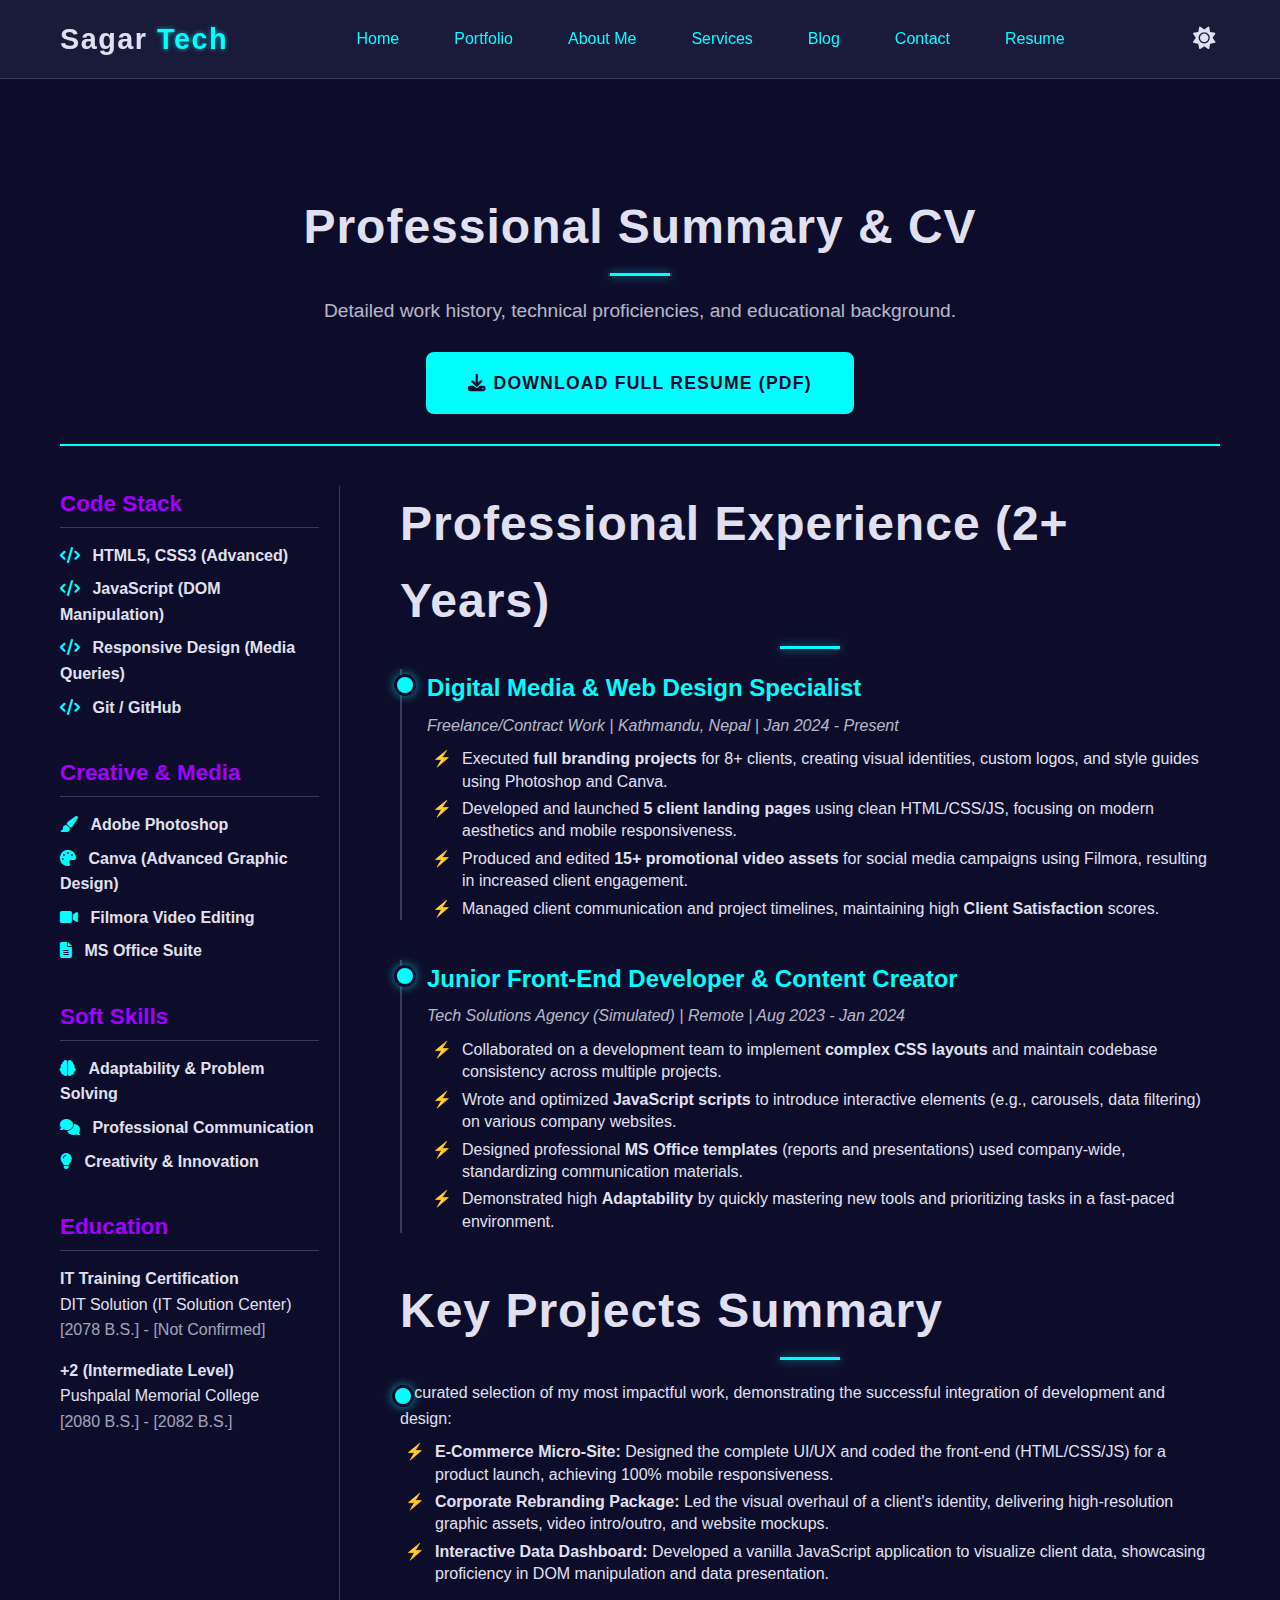
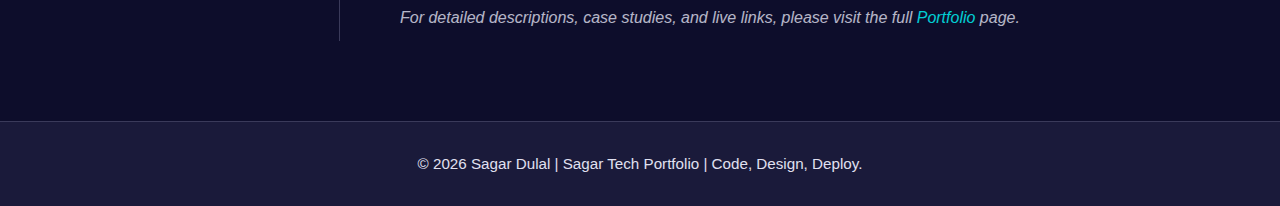
<file: resume.html>
<!DOCTYPE html>
<html lang="en">

<head>
  <meta charset="UTF-8">
  <meta name="viewport" content="width=device-width, initial-scale=1.0">
  <title>Sagar Dulal - Professional Resume / CV</title>
  <link rel="stylesheet" href="https://cdnjs.cloudflare.com/ajax/libs/font-awesome/6.5.2/css/all.min.css">
  <link rel="stylesheet" href="style.css">
  <style>
    /* Resume Page Specific Styling */
    .resume-header {
      text-align: center;
      padding: 30px 0;
      border-bottom: 2px solid var(--primary-color);
      margin-bottom: 40px;
    }

    .download-cta {
      padding: 15px 40px;
      font-size: 1.1rem;
      font-weight: 700;
      margin-top: 25px;
    }

    .resume-content-grid {
      display: grid;
      grid-template-columns: 1fr 3fr;
      /* 1/4 for sidebar, 3/4 for experience */
      gap: 40px;
      text-align: left;
    }

    /* Sidebar: Skills & Education */
    .resume-sidebar {
      padding-right: 20px;
      border-right: 1px solid var(--border-color);
    }

    .sidebar-section {
      margin-bottom: 35px;
    }

    .sidebar-section h3 {
      color: var(--accent-color);
      font-size: 1.4rem;
      margin-bottom: 15px;
      padding-bottom: 5px;
      border-bottom: 1px solid var(--border-color);
    }

    .skill-list {
      list-style: none;
      padding-left: 0;
    }

    .skill-list li {
      font-size: 1rem;
      margin-bottom: 8px;
      font-weight: 600;
    }

    .skill-list li i {
      color: var(--primary-color);
      margin-right: 8px;
    }

    /* Main Content: Experience & Projects */
    .experience-timeline {
      padding-left: 20px;
    }

    .experience-item {
      margin-bottom: 40px;
      position: relative;
      padding-left: 25px;
      border-left: 2px solid var(--border-color);
    }

    .experience-item::before {
      content: '';
      position: absolute;
      top: 5px;
      left: -8px;
      width: 16px;
      height: 16px;
      background-color: var(--primary-color);
      border-radius: 50%;
      border: 3px solid var(--background-color);
      box-shadow: 0 0 10px var(--glow-color);
    }

    .experience-item h4 {
      font-size: 1.5rem;
      color: var(--primary-color);
      margin-bottom: 5px;
    }

    .experience-item p {
      font-style: italic;
      opacity: 0.8;
      margin-bottom: 10px;
    }

    .experience-item ul {
      padding-left: 25px;
      margin-top: 10px;
    }

    .experience-item ul li {
      margin-bottom: 5px;
      line-height: 1.4;
      list-style-type: '⚡';
      padding-left: 10px;
    }

    /* Responsiveness */
    @media (max-width: 992px) {
      .resume-content-grid {
        grid-template-columns: 1fr;
      }

      .resume-sidebar {
        border-right: none;
        padding-right: 0;
      }

      .experience-timeline {
        padding-left: 0;
        margin-top: 30px;
      }

      .experience-item {
        border-left: none;
        padding-left: 0;
      }

      .experience-item::before {
        content: none;
      }
    }
  </style>
</head>

<body class="dark-mode">
  <header>
    <nav>
      <div class="logo">Sagar <span>Tech</span></div>
      <ul class="nav-links">
        <li><a href="index.html">Home</a></li>
        <li><a href="portfolio.html">Portfolio</a></li>
        <li><a href="about.html">About Me</a></li>
        <li><a href="services.html">Services</a></li>
        <li><a href="blog.html">Blog</a></li>
        <li><a href="contact.html">Contact</a></li>
        <li><a href="resume.html">Resume</a></li>
      </ul>
      <button id="theme-toggle" aria-label="Toggle dark and light theme">
        <i class="fas fa-sun"></i> </button>
    </nav>
  </header>

  <main>
    <section class="resume-section">
      <div class="container">
        <div class="resume-header">
          <h2 class="section-heading">Professional Summary & CV</h2>
          <p style="font-size: 1.2rem; margin-top: 15px; opacity: 0.8;">
            Detailed work history, technical proficiencies, and educational background.
          </p>
          <a href="#" class="primary-cta download-cta">
            <i class="fas fa-download"></i> Download Full Resume (PDF)
          </a>
        </div>

        <div class="resume-content-grid">

          <div class="resume-sidebar">

            <div class="sidebar-section">
              <h3>Code Stack</h3>
              <ul class="skill-list">
                <li><i class="fas fa-code"></i> <strong>HTML5, CSS3</strong> (Advanced)</li>
                <li><i class="fas fa-code"></i> <strong>JavaScript</strong> (DOM Manipulation)</li>
                <li><i class="fas fa-code"></i> Responsive Design (Media Queries)</li>
                <li><i class="fas fa-code"></i> Git / GitHub</li>
              </ul>
            </div>

            <div class="sidebar-section">
              <h3>Creative & Media</h3>
              <ul class="skill-list">
                <li><i class="fas fa-paint-brush"></i> <strong>Adobe Photoshop</strong></li>
                <li><i class="fas fa-palette"></i> <strong>Canva</strong> (Advanced Graphic Design)</li>
                <li><i class="fas fa-video"></i> <strong>Filmora</strong> Video Editing</li>
                <li><i class="fas fa-file-alt"></i> <strong>MS Office Suite</strong></li>
              </ul>
            </div>

            <div class="sidebar-section">
              <h3>Soft Skills</h3>
              <ul class="skill-list">
                <li><i class="fas fa-brain"></i> <strong>Adaptability</strong> & Problem Solving</li>
                <li><i class="fas fa-comments"></i> Professional Communication</li>
                <li><i class="fas fa-lightbulb"></i> Creativity & Innovation</li>
              </ul>
            </div>

            <div class="sidebar-section">
              <h3>Education</h3>

              <p><strong>IT Training Certification</strong></p>
              <p>DIT Solution (IT Solution Center)</p>
              <p style="opacity: 0.7;">[2078 B.S.] - [Not Confirmed]</p>

              <p style="margin-top: 15px;"><strong>+2 (Intermediate Level)</strong></p>
              <p>Pushpalal Memorial College</p>
              <p style="opacity: 0.7;">[2080 B.S.] - [2082 B.S.]</p>
            </div>

          </div>

          <div class="experience-timeline">
            <h3 class="section-heading" style="text-align: left; border-bottom: none;">Professional Experience (2+
              Years)</h3>

            <div class="experience-item">
              <h4>Digital Media & Web Design Specialist</h4>
              <p>Freelance/Contract Work | Kathmandu, Nepal | Jan 2024 - Present</p>
              <ul>
                <li>Executed <strong>full branding projects</strong> for 8+ clients, creating visual identities, custom
                  logos, and style guides using Photoshop and Canva.</li>
                <li>Developed and launched <strong>5 client landing pages</strong> using clean HTML/CSS/JS, focusing on
                  modern aesthetics and mobile responsiveness.</li>
                <li>Produced and edited <strong>15+ promotional video assets</strong> for social media campaigns using
                  Filmora, resulting in increased client engagement.</li>
                <li>Managed client communication and project timelines, maintaining high <strong>Client
                    Satisfaction</strong> scores.</li>
              </ul>
            </div>

            <div class="experience-item">
              <h4>Junior Front-End Developer & Content Creator</h4>
              <p>Tech Solutions Agency (Simulated) | Remote | Aug 2023 - Jan 2024</p>
              <ul>
                <li>Collaborated on a development team to implement <strong>complex CSS layouts</strong> and maintain
                  codebase consistency across multiple projects.</li>
                <li>Wrote and optimized <strong>JavaScript scripts</strong> to introduce interactive elements (e.g.,
                  carousels, data filtering) on various company websites.</li>
                <li>Designed professional <strong>MS Office templates</strong> (reports and presentations) used
                  company-wide, standardizing communication materials.</li>
                <li>Demonstrated high <strong>Adaptability</strong> by quickly mastering new tools and prioritizing
                  tasks in a fast-paced environment.</li>
              </ul>
            </div>

            <h3 class="section-heading" style="text-align: left; border-bottom: none; margin-top: 40px;">Key Projects
              Summary</h3>

            <div class="experience-item" style="border-left: none; padding-left: 0; margin-bottom: 0;">
              <p style="font-style: normal; opacity: 1;">A curated selection of my most impactful work, demonstrating
                the successful integration of development and design:</p>
              <ul>
                <li><strong>E-Commerce Micro-Site:</strong> Designed the complete UI/UX and coded the front-end
                  (HTML/CSS/JS) for a product launch, achieving 100% mobile responsiveness.</li>
                <li><strong>Corporate Rebranding Package:</strong> Led the visual overhaul of a client's identity,
                  delivering high-resolution graphic assets, video intro/outro, and website mockups.</li>
                <li><strong>Interactive Data Dashboard:</strong> Developed a vanilla JavaScript application to visualize
                  client data, showcasing proficiency in DOM manipulation and data presentation.</li>
              </ul>
              <p style="margin-top: 20px;">For detailed descriptions, case studies, and live links, please visit the
                full <a href="portfolio.html">Portfolio</a> page.</p>
            </div>
          </div>
        </div>
      </div>
    </section>
  </main>

  <footer>
    &copy; <span id="current-year"></span> Sagar Dulal | Sagar Tech Portfolio | Code, Design, Deploy.
  </footer>

  <script>
    // Theme toggle and current year script re-used from other pages
    document.addEventListener('DOMContentLoaded', () => {
      const toggleButton = document.getElementById('theme-toggle');
      const body = document.body;
      const currentYearSpan = document.getElementById('current-year');

      currentYearSpan.textContent = new Date().getFullYear();

      // Theme persistence logic
      const savedTheme = localStorage.getItem('theme') || 'dark-mode';
      body.className = savedTheme;
      updateToggleIcon(savedTheme);

      toggleButton.addEventListener('click', () => {
        const newTheme = body.classList.contains('light-mode') ? 'dark-mode' : 'light-mode';
        body.className = newTheme;
        localStorage.setItem('theme', newTheme);
        updateToggleIcon(newTheme);
      });

      function updateToggleIcon(theme) {
        const icon = toggleButton.querySelector('i');
        icon.className = (theme === 'dark-mode') ? 'fas fa-sun' : 'fas fa-moon';
      }
    });
  </script>
</body>

</html>
</file>
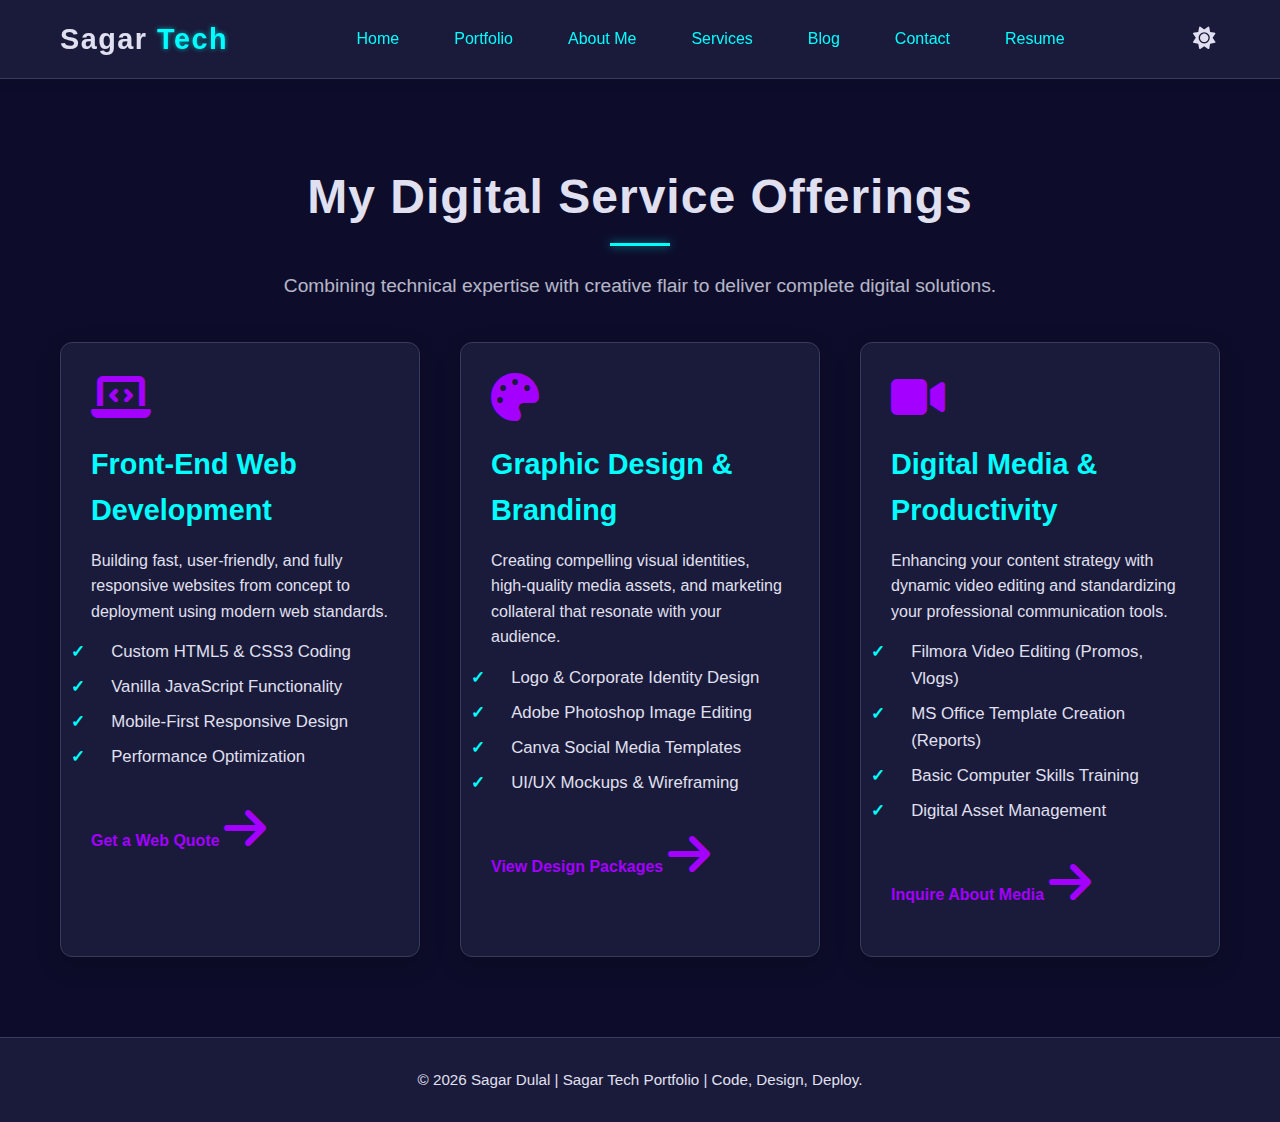
<file: services.html>
<!DOCTYPE html>
<html lang="en">

<head>
    <meta charset="UTF-8">
    <meta name="viewport" content="width=device-width, initial-scale=1.0">
    <title>Sagar Dulal - Digital Services</title>
    <link rel="stylesheet" href="https://cdnjs.cloudflare.com/ajax/libs/font-awesome/6.5.2/css/all.min.css">
    <link rel="stylesheet" href="style.css">
    <style>
        /* Services Page Specific Styling */
        .services-grid {
            display: grid;
            grid-template-columns: repeat(auto-fit, minmax(350px, 1fr));
            gap: 40px;
            margin-top: 40px;
        }

        .service-card {
            background-color: var(--secondary-bg);
            padding: 30px;
            border-radius: 12px;
            border: 1px solid var(--border-color);
            box-shadow: 0 8px 25px rgba(0, 0, 0, 0.2);
            text-align: left;
            transition: transform 0.3s, background-color 0.3s;
        }

        .service-card:hover {
            transform: translateY(-8px);
            border-color: var(--primary-color);
        }

        .service-card i {
            font-size: 3rem;
            color: var(--accent-color);
            margin-bottom: 20px;
        }

        .service-card h3 {
            font-size: 1.8rem;
            color: var(--primary-color);
            margin-bottom: 15px;
        }

        .service-card ul {
            list-style: none;
            padding: 0;
            margin-top: 15px;
        }

        .service-card ul li {
            margin-bottom: 8px;
            padding-left: 1.2em;
            text-indent: -1.2em;
            font-size: 1.05rem;
        }

        .service-card ul li::before {
            content: '✓';
            color: var(--primary-color);
            font-weight: bold;
            display: inline-block;
            width: 1.2em;
        }

        /* Call to action pricing link */
        .pricing-cta {
            display: inline-block;
            margin-top: 25px;
            font-weight: 700;
            color: var(--accent-color);
        }

        .pricing-cta:hover {
            text-decoration: underline;
        }

        /* Responsiveness */
        @media (max-width: 768px) {
            .services-grid {
                grid-template-columns: 1fr;
            }
        }
    </style>
</head>

<body class="dark-mode">
    <header>
        <nav>
            <div class="logo">Sagar <span>Tech</span></div>
            <ul class="nav-links">
                <li><a href="index.html">Home</a></li>
                <li><a href="portfolio.html">Portfolio</a></li>
                <li><a href="about.html">About Me</a></li>
                <li><a href="services.html">Services</a></li>
                <li><a href="blog.html">Blog</a></li>
                <li><a href="contact.html">Contact</a></li>
                <li><a href="resume.html">Resume</a></li>
            </ul>
            <button id="theme-toggle" aria-label="Toggle dark and light theme">
                <i class="fas fa-sun"></i> </button>
        </nav>
    </header>

    <main>
        <section class="services-section">
            <div class="container" style="text-align: center;">
                <h2 class="section-heading">My Digital Service Offerings</h2>
                <p style="font-size: 1.2rem; margin-top: 25px; opacity: 0.8;">
                    Combining technical expertise with creative flair to deliver complete digital solutions.
                </p>

                <div class="services-grid">

                    <div class="service-card">
                        <i class="fas fa-laptop-code"></i>
                        <h3>Front-End Web Development</h3>
                        <p>Building fast, user-friendly, and fully responsive websites from concept to deployment using
                            modern web standards.</p>
                        <ul>
                            <li>Custom HTML5 & CSS3 Coding</li>
                            <li>Vanilla JavaScript Functionality</li>
                            <li>Mobile-First Responsive Design</li>
                            <li>Performance Optimization</li>
                        </ul>
                        <a href="contact.html" class="pricing-cta">Get a Web Quote <i
                                class="fas fa-arrow-right"></i></a>
                    </div>

                    <div class="service-card">
                        <i class="fas fa-palette"></i>
                        <h3>Graphic Design & Branding</h3>
                        <p>Creating compelling visual identities, high-quality media assets, and marketing collateral
                            that resonate with your audience.</p>
                        <ul>
                            <li>Logo & Corporate Identity Design</li>
                            <li>Adobe Photoshop Image Editing</li>
                            <li>Canva Social Media Templates</li>
                            <li>UI/UX Mockups & Wireframing</li>
                        </ul>
                        <a href="contact.html" class="pricing-cta">View Design Packages <i
                                class="fas fa-arrow-right"></i></a>
                    </div>

                    <div class="service-card">
                        <i class="fas fa-video"></i>
                        <h3>Digital Media & Productivity</h3>
                        <p>Enhancing your content strategy with dynamic video editing and standardizing your
                            professional communication tools.</p>
                        <ul>
                            <li>Filmora Video Editing (Promos, Vlogs)</li>
                            <li>MS Office Template Creation (Reports)</li>
                            <li>Basic Computer Skills Training</li>
                            <li>Digital Asset Management</li>
                        </ul>
                        <a href="contact.html" class="pricing-cta">Inquire About Media <i
                                class="fas fa-arrow-right"></i></a>
                    </div>

                </div>
            </div>
        </section>
    </main>

    <footer>
        &copy; <span id="current-year"></span> Sagar Dulal | Sagar Tech Portfolio | Code, Design, Deploy.
    </footer>

    <script>
        document.addEventListener('DOMContentLoaded', () => {
            const toggleButton = document.getElementById('theme-toggle');
            const body = document.body;
            const currentYearSpan = document.getElementById('current-year');

            currentYearSpan.textContent = new Date().getFullYear();

            const savedTheme = localStorage.getItem('theme') || 'dark-mode';
            body.className = savedTheme;
            updateToggleIcon(savedTheme);

            toggleButton.addEventListener('click', () => {
                const newTheme = body.classList.contains('light-mode') ? 'dark-mode' : 'light-mode';
                body.className = newTheme;
                localStorage.setItem('theme', newTheme);
                updateToggleIcon(newTheme);
            });

            function updateToggleIcon(theme) {
                const icon = toggleButton.querySelector('i');
                icon.className = (theme === 'dark-mode') ? 'fas fa-sun' : 'fas fa-moon';
            }
        });
    </script>
</body>

</html>
</file>
<file: style.css>
/* --- Global CSS Reset and AI Tech Variables --- */
:root {
    /* Light Mode Variables (Default) */
    --background-color: #f0f4f8;
    /* Soft light background */
    --text-color: #2c3e50;
    /* Darker text for readability */
    --primary-color: #007bff;
    /* Standard Blue */
    --accent-color: #6a0572;
    /* Deep Purple Accent */
    --secondary-bg: #e2e8f0;
    /* Light secondary background */
    --card-bg: #ffffff;
    --border-color: #d1d9e6;
    --glow-color: rgba(0, 123, 255, 0.4);
    /* Blue glow */
    --skill-icon-color: #34495e;
    --hero-overlay: rgba(255, 255, 255, 0.8);
    /* Light overlay for hero image */
    --hero-text-shadow: 0 2px 4px rgba(0, 0, 0, 0.1);
}

/* Dark Mode Overrides (AI Tech / Cyberpunk feel) */
body.dark-mode {
    --background-color: #0d0d2b;
    /* Very dark blue-purple */
    --text-color: #e0e0f0;
    /* Light grey-blue text */
    --primary-color: #00ffff;
    /* Electric Cyan */
    --accent-color: #a300ff;
    /* Bright Magenta/Purple */
    --secondary-bg: #1a1a3a;
    /* Darker secondary background */
    --card-bg: #1a1a3a;
    --border-color: #3a3a5a;
    --glow-color: rgba(0, 255, 255, 0.6);
    /* Cyan glow */
    --skill-icon-color: #00ffff;
    --hero-overlay: rgba(13, 13, 43, 0.85);
    /* Darker overlay for better contrast */
    --hero-text-shadow: 0 0 15px rgba(0, 255, 255, 0.8);
}

* {
    margin: 0;
    padding: 0;
    box-sizing: border-box;
}

body {
    font-family: 'Roboto', sans-serif;
    line-height: 1.6;
    background-color: var(--background-color);
    color: var(--text-color);
    transition: background-color 0.6s ease-in-out, color 0.6s ease-in-out;
    min-height: 100vh;
    display: flex;
    flex-direction: column;
}

a {
    color: var(--primary-color);
    text-decoration: none;
    transition: color 0.3s ease;
}

a:hover {
    color: var(--accent-color);
}

/* --- Utility Classes --- */
.container {
    max-width: 1200px;
    margin: 0 auto;
    padding: 0 20px;
}

section {
    padding: 80px 20px;
}

.section-heading {
    font-size: 3rem;
    margin-bottom: 20px;
    color: var(--text-color);
    position: relative;
    padding-bottom: 10px;
    text-align: center;
    letter-spacing: 1px;
}

.section-heading::after {
    content: '';
    position: absolute;
    left: 50%;
    bottom: 0;
    transform: translateX(-50%);
    width: 60px;
    height: 3px;
    background-color: var(--primary-color);
    box-shadow: 0 0 10px var(--glow-color);
}

/* --- Header and Navigation --- */
header {
    background-color: var(--secondary-bg);
    padding: 1rem 0;
    border-bottom: 1px solid var(--border-color);
    position: sticky;
    top: 0;
    z-index: 1000;
    box-shadow: 0 2px 10px rgba(0, 0, 0, 0.1);
}

nav {
    display: flex;
    justify-content: space-between;
    align-items: center;
    max-width: 1200px;
    margin: 0 auto;
    padding: 0 20px;
}

.logo {
    font-size: 1.8rem;
    font-weight: 700;
    letter-spacing: 1.5px;
    color: var(--text-color);
}

.logo span {
    color: var(--primary-color);
    text-shadow: 0 0 5px var(--glow-color);
}

.nav-links {
    list-style: none;
    display: flex;
}

.nav-links li {
    margin-left: 25px;
}

.nav-links a {
    font-weight: 500;
    padding: 8px 15px;
    border-radius: 5px;
    transition: background-color 0.3s ease, color 0.3s ease, box-shadow 0.3s ease;
}

.nav-links a:hover {
    background-color: var(--primary-color);
    color: var(--background-color);
    box-shadow: 0 0 10px var(--glow-color);
}

#theme-toggle {
    background: none;
    border: none;
    cursor: pointer;
    font-size: 1.4rem;
    color: var(--text-color);
    margin-left: 20px;
    padding: 5px;
    transition: color 0.3s ease;
    outline: none;
}

#theme-toggle:hover {
    color: var(--primary-color);
}

/* --- Hero Section --- */
.hero {
    position: relative;
    display: flex;
    align-items: center;
    justify-content: center;
    flex-direction: column;
    max-width: 1400px;
    margin: 0 auto;
    padding: 80px 20px;
    min-height: 85vh;
    overflow: hidden;
    text-align: center;
    background-image: url('https://images.unsplash.com/photo-1574717024653-614a9f467576?crop=entropy&cs=tinysrgb&fit=max&fm=jpg&ixid=M3w1MDcxMzJ8MHwxfHNlYXJjaHw0fHxhaSUyMHRlY2glMjBhYnN0cmFjdHxlbnwwfHx8fDE3MTc0NjI1Njh8MA&ixlib=rb-4.0.3&q=80&w=1080');
    background-size: cover;
    background-position: center;
}

.hero::before {
    content: '';
    position: absolute;
    top: 0;
    left: 0;
    right: 0;
    bottom: 0;
    background: var(--hero-overlay);
    z-index: 1;
}

.hero-content {
    position: relative;
    z-index: 2;
    max-width: 900px;
    color: var(--text-color);
}

.hero-image-container {
    /* Ensures the image itself is centered within its circular bounds */
    display: flex;
    align-items: center;
    justify-content: center;

    /* DEFINING THE SIZE AND STYLE */
    border-radius: 50%;
    border: 5px solid var(--primary-color);
    box-shadow: 0 0 25px var(--glow-color);
    overflow: hidden;
    width: 180px;
    height: 180px;
    background-color: var(--secondary-bg);

    /* CRITICAL FIX: Centering the block relative to the page content */
    margin: 0 auto 30px;
    /* Top/Bottom padding 30px, Auto left/right centering */
}

.hero-image-container img {
    /* Ensures the image covers the area while maintaining aspect ratio */
    width: 100%;
    height: 100%;
    object-fit: cover;
    display: block;
    /* Adding object-position: center ensures the visible part is always the center of the image */
    object-position: center;
}

.hero h1 {
    font-size: 4.2rem;
    margin-bottom: 0.8rem;
    line-height: 1.1;
    text-shadow: var(--hero-text-shadow);
}

.hero h1 span {
    color: var(--primary-color);
}

.hero p {
    font-size: 1.6rem;
    margin-bottom: 3.5rem;
    opacity: 0.95;
    text-shadow: 0 1px 3px rgba(0, 0, 0, 0.2);
}

.primary-cta,
.secondary-cta {
    display: inline-block;
    padding: 14px 35px;
    border-radius: 8px;
    font-weight: 700;
    margin: 0 15px;
    text-transform: uppercase;
    letter-spacing: 1.2px;
    transition: background-color 0.3s ease, transform 0.2s ease, box-shadow 0.3s ease;
}

.primary-cta {
    background-color: var(--primary-color);
    color: var(--background-color);
    border: 2px solid var(--primary-color);
}

.primary-cta:hover {
    transform: translateY(-3px);
    box-shadow: 0 5px 20px var(--glow-color);
}

.secondary-cta {
    background: none;
    color: var(--accent-color);
    border: 2px solid var(--accent-color);
}

.secondary-cta:hover {
    background-color: var(--accent-color);
    color: var(--background-color);
    box-shadow: 0 5px 20px var(--glow-color);
}

/* --- Skills Section Styling --- */
.skills-section {
    background-color: var(--secondary-bg);
    padding: 80px 20px;
    text-align: center;
    border-top: 1px solid var(--border-color);
    border-bottom: 1px solid var(--border-color);
}

.skills-grid {
    max-width: 1100px;
    margin: 0 auto;
    display: grid;
    grid-template-columns: repeat(auto-fit, minmax(150px, 1fr));
    gap: 30px;
}

.skill-badge {
    background-color: var(--card-bg);
    color: var(--text-color);
    padding: 25px 15px;
    border-radius: 12px;
    box-shadow: 0 0 20px rgba(0, 0, 0, 0.15);
    font-weight: 600;
    transition: transform 0.3s ease, border-color 0.3s ease, box-shadow 0.3s ease;
    border: 2px solid var(--border-color);
    text-transform: capitalize;
    display: flex;
    flex-direction: column;
    align-items: center;
    justify-content: center;
    gap: 10px;
}

.skill-badge i {
    font-size: 3.5rem;
    color: var(--skill-icon-color);
    text-shadow: 0 0 10px var(--glow-color);
    transition: color 0.3s ease;
}

.skill-badge:hover {
    transform: translateY(-8px);
    border-color: var(--primary-color);
    box-shadow: 0 10px 40px var(--glow-color);
}

.skill-badge:hover i {
    color: var(--accent-color);
}

/* --- NEW Animated Milestones Section Styling --- */

.milestones-section {
    background-color: var(--card-bg);
    /* Use card bg for contrast */
    padding: 100px 20px;
    text-align: center;
    border-top: 1px solid var(--border-color);
}

.milestones-grid {
    display: grid;
    grid-template-columns: repeat(auto-fit, minmax(220px, 1fr));
    gap: 30px;
    margin-top: 50px;
}

.milestone-card {
    background-color: var(--secondary-bg);
    padding: 30px 20px;
    border-radius: 12px;
    border: 1px solid var(--border-color);
    box-shadow: 0 5px 20px rgba(0, 0, 0, 0.2);
    display: flex;
    flex-direction: column;
    align-items: center;
    transition: transform 0.3s ease, box-shadow 0.3s ease;
    height: 100%;
    justify-content: center;
}

/* Dark Mode Glass Effect for Milestones */
body.dark-mode .milestone-card {
    background-color: rgba(26, 26, 58, 0.7);
    border: 2px solid rgba(0, 255, 255, 0.3);
    backdrop-filter: blur(8px);
    -webkit-backdrop-filter: blur(8px);
    box-shadow: 0 0 30px rgba(0, 255, 255, 0.15);
}

.milestone-card:hover {
    transform: scale(1.05);
    box-shadow: 0 15px 40px var(--glow-color);
}

.milestone-icon-wrapper {
    width: 80px;
    height: 80px;
    border-radius: 50%;
    background: var(--card-bg);
    /* Inner circle color */
    border: 3px solid var(--primary-color);
    box-shadow: 0 0 15px var(--glow-color);
    display: flex;
    align-items: center;
    justify-content: center;
    margin-bottom: 15px;
}

.milestone-icon-wrapper i {
    font-size: 2.5rem;
    color: var(--accent-color);
}

.milestone-number {
    font-size: 3rem;
    /* Larger font for numbers */
    font-weight: 900;
    color: var(--primary-color);
    margin-bottom: 5px;
    letter-spacing: -1px;
    text-shadow: 0 0 10px var(--glow-color);
}

.milestone-text {
    font-size: 1rem;
    opacity: 0.8;
    text-transform: uppercase;
    font-weight: 600;
}


/* --- Testimonials Section Styling --- */
.testimonials-section {
    background-color: var(--card-bg);
    padding: 80px 20px;
    text-align: center;
    border-top: 1px solid var(--border-color);
}

.testimonial-grid {
    display: grid;
    grid-template-columns: repeat(auto-fit, minmax(300px, 1fr));
    gap: 30px;
    margin-top: 40px;
}

.testimonial-card {
    background-color: var(--secondary-bg);
    padding: 30px;
    border-radius: 12px;
    border: 1px solid var(--border-color);
    box-shadow: 0 5px 15px rgba(0, 0, 0, 0.1);
    text-align: left;
    transition: transform 0.3s ease;
}

/* Dark Mode Glass Effect for Testimonials */
body.dark-mode .testimonial-card {
    background-color: rgba(26, 26, 58, 0.6);
    border: 2px solid rgba(0, 255, 255, 0.3);
    backdrop-filter: blur(5px);
    -webkit-backdrop-filter: blur(5px);
    box-shadow: 0 0 20px rgba(0, 255, 255, 0.1);
}

.testimonial-card:hover {
    transform: translateY(-5px);
}

.quote-text {
    font-size: 1.1rem;
    line-height: 1.6;
    margin-bottom: 20px;
    font-style: italic;
    color: var(--text-color);
}

.quote-text i {
    color: var(--primary-color);
    margin-right: 5px;
}

.client-name {
    font-weight: 700;
    color: var(--primary-color);
}

.client-title {
    font-size: 0.9rem;
    opacity: 0.7;
}

/* --- Rating Star Styling --- */
.star-rating {
    color: var(--primary-color);
    font-size: 1.1rem;
    margin-bottom: 15px;
}

.star-rating .fa-star-half-alt {
    color: var(--primary-color);
}

.star-rating .fa-star-o {
    color: var(--border-color);
    /* For empty stars */
}

/* --- Footer --- */
footer {
    margin-top: auto;
    background-color: var(--secondary-bg);
    color: var(--text-color);
    text-align: center;
    padding: 30px;
    border-top: 1px solid var(--border-color);
    font-size: 0.95rem;
}

footer a {
    color: var(--primary-color);
    font-weight: bold;
}

footer a:hover {
    color: var(--accent-color);
}


/* --- About Me Page Specific Styling (about.html) --- */
.about-grid {
    display: grid;
    grid-template-columns: 1fr 2fr;
    gap: 40px;
    align-items: start;
    text-align: left;
}

.profile-summary {
    background-color: var(--card-bg);
    padding: 30px;
    border-radius: 12px;
    border: 1px solid var(--border-color);
    box-shadow: 0 5px 20px rgba(0, 0, 0, 0.1);
    text-align: center;
}

.profile-summary h3 {
    color: var(--primary-color);
    margin-top: 15px;
    margin-bottom: 5px;
    font-size: 1.5rem;
}

.profile-photo-about {
    width: 150px;
    height: 150px;
    border-radius: 50%;
    margin: 0 auto 20px;
    border: 4px solid var(--accent-color);
    overflow: hidden;
    box-shadow: 0 0 20px rgba(163, 0, 255, 0.4);
}

.profile-photo-about img {
    width: 100%;
    height: 100%;
    object-fit: cover;
}

.values-list {
    list-style: none;
    margin-top: 20px;
    padding: 0;
    text-align: left;
}

.values-list li {
    padding: 10px 0;
    border-bottom: 1px dashed var(--border-color);
    font-weight: 600;
    color: var(--primary-color);
}

.values-list i {
    margin-right: 10px;
    color: var(--accent-color);
}

.bio-content h3 {
    font-size: 2rem;
    color: var(--primary-color);
    margin-bottom: 15px;
    padding-top: 15px;
}

.bio-content ul li {
    background: var(--secondary-bg);
    padding: 15px;
    border-radius: 8px;
    margin-bottom: 10px;
    border-left: 5px solid var(--accent-color);
    font-weight: bold;
}


/* --- Portfolio Page Specific Styling (portfolio.html) --- */
.project-card {
    background-color: var(--card-bg);
    padding: 20px;
    border-radius: 10px;
    border: 1px solid var(--border-color);
    box-shadow: 0 4px 12px rgba(0, 0, 0, 0.1);
    transition: transform 0.3s, box-shadow 0.3s;
    text-align: left;
}

.project-grid {
    display: grid;
    grid-template-columns: repeat(auto-fit, minmax(300px, 1fr));
    gap: 30px;
    margin-top: 40px;
}

.project-card img {
    width: 100%;
    height: auto;
    border-radius: 8px;
    margin-bottom: 15px;
}

.project-card h3 {
    color: var(--primary-color);
    margin-bottom: 10px;
    font-size: 1.5rem;
}

.tags span {
    display: inline-block;
    background-color: var(--accent-color);
    color: var(--background-color);
    padding: 5px 10px;
    border-radius: 5px;
    font-size: 0.8rem;
    margin-right: 8px;
    margin-bottom: 8px;
    font-weight: 600;
}

.project-links a {
    margin-right: 15px;
    font-weight: 700;
}


/* --- Services Page Specific Styling (services.html) --- */
.services-grid {
    display: grid;
    grid-template-columns: repeat(auto-fit, minmax(350px, 1fr));
    gap: 40px;
    margin-top: 40px;
}

.service-card {
    background-color: var(--secondary-bg);
    padding: 30px;
    border-radius: 12px;
    border: 1px solid var(--border-color);
    box-shadow: 0 8px 25px rgba(0, 0, 0, 0.2);
    text-align: left;
    transition: transform 0.3s, background-color 0.3s;
}

.service-card ul {
    list-style: none;
    padding: 0;
    margin-top: 15px;
}

.service-card ul li {
    margin-bottom: 8px;
    padding-left: 1.2em;
    text-indent: -1.2em;
    font-size: 1.05rem;
}

.service-card ul li::before {
    content: '✓';
    color: var(--primary-color);
    font-weight: bold;
    display: inline-block;
    width: 1.2em;
}


/* --- Blog Page Specific Styling (blog.html) --- */
.blog-post-grid {
    display: grid;
    grid-template-columns: repeat(auto-fit, minmax(350px, 1fr));
    gap: 40px;
    margin-top: 50px;
}

.post-card {
    background-color: var(--secondary-bg);
    padding: 25px;
    border-radius: 12px;
    border: 1px solid var(--border-color);
    box-shadow: 0 5px 15px rgba(0, 0, 0, 0.1);
    transition: transform 0.3s;
    text-align: left;
}

.post-meta {
    font-size: 0.9rem;
    opacity: 0.7;
    margin-bottom: 10px;
}

.post-meta i {
    margin-right: 5px;
    color: var(--accent-color);
}


/* --- Contact Page Specific Styling (contact.html) --- */
.contact-content {
    display: grid;
    grid-template-columns: 2fr 1fr;
    gap: 50px;
    align-items: flex-start;
}

.contact-form-container {
    background-color: var(--card-bg);
    padding: 30px;
    border-radius: 12px;
    border: 1px solid var(--border-color);
    box-shadow: 0 5px 20px rgba(0, 0, 0, 0.1);
}

.contact-form-container h3 {
    font-size: 1.8rem;
    color: var(--primary-color);
    margin-bottom: 25px;
}

.form-group input,
.form-group textarea,
.form-group select {
    width: 100%;
    padding: 12px;
    border: 1px solid var(--border-color);
    border-radius: 6px;
    background-color: var(--secondary-bg);
    color: var(--text-color);
}

/* FAQ Section Styling */
.faq-container {
    margin-top: 80px;
    text-align: left;
}

.faq-item {
    margin-bottom: 15px;
    border: 1px solid var(--border-color);
    border-radius: 8px;
    overflow: hidden;
    background-color: var(--card-bg);
}

.faq-question {
    background-color: var(--secondary-bg);
    padding: 15px 20px;
    display: flex;
    justify-content: space-between;
    align-items: center;
    font-weight: 700;
    cursor: pointer;
    font-size: 1.1rem;
    color: var(--primary-color);
}

.faq-answer {
    padding: 0 20px;
    max-height: 0;
    overflow: hidden;
    transition: max-height 0.4s ease-out, padding 0.4s ease-out;
    background-color: var(--card-bg);
}

.faq-item.active .faq-answer {
    max-height: 500px;
    padding: 15px 20px;
}

/* --- Resume Page Specific Styling (resume.html) --- */
.resume-header {
    text-align: center;
    padding: 30px 0;
    border-bottom: 2px solid var(--primary-color);
    margin-bottom: 40px;
}

.resume-content-grid {
    display: grid;
    grid-template-columns: 1fr 3fr;
    gap: 40px;
    text-align: left;
}

.resume-sidebar {
    padding-right: 20px;
    border-right: 1px solid var(--border-color);
}

.experience-item {
    margin-bottom: 40px;
    position: relative;
    padding-left: 25px;
    border-left: 2px solid var(--border-color);
}

.experience-item::before {
    content: '';
    position: absolute;
    top: 5px;
    left: -8px;
    width: 16px;
    height: 16px;
    background-color: var(--primary-color);
    border-radius: 50%;
    border: 3px solid var(--background-color);
    box-shadow: 0 0 10px var(--glow-color);
}


/* --- Responsive Overrides --- */
@media (max-width: 992px) {

    .about-grid,
    .resume-content-grid,
    .contact-content {
        grid-template-columns: 1fr;
    }

    .resume-sidebar {
        border-right: none;
        padding-right: 0;
    }

    .contact-info-sidebar {
        order: -1;
    }
}

@media (max-width: 768px) {
    .nav-links {
        display: none;
    }

    .milestones-grid,
    .testimonial-grid,
    .skills-grid {
        grid-template-columns: 1fr;
    }

    .hero h1 {
        font-size: 2.5rem;
    }

    .primary-cta,
    .secondary-cta {
        width: 100%;
        margin: 10px 0;
    }
}
</file>
